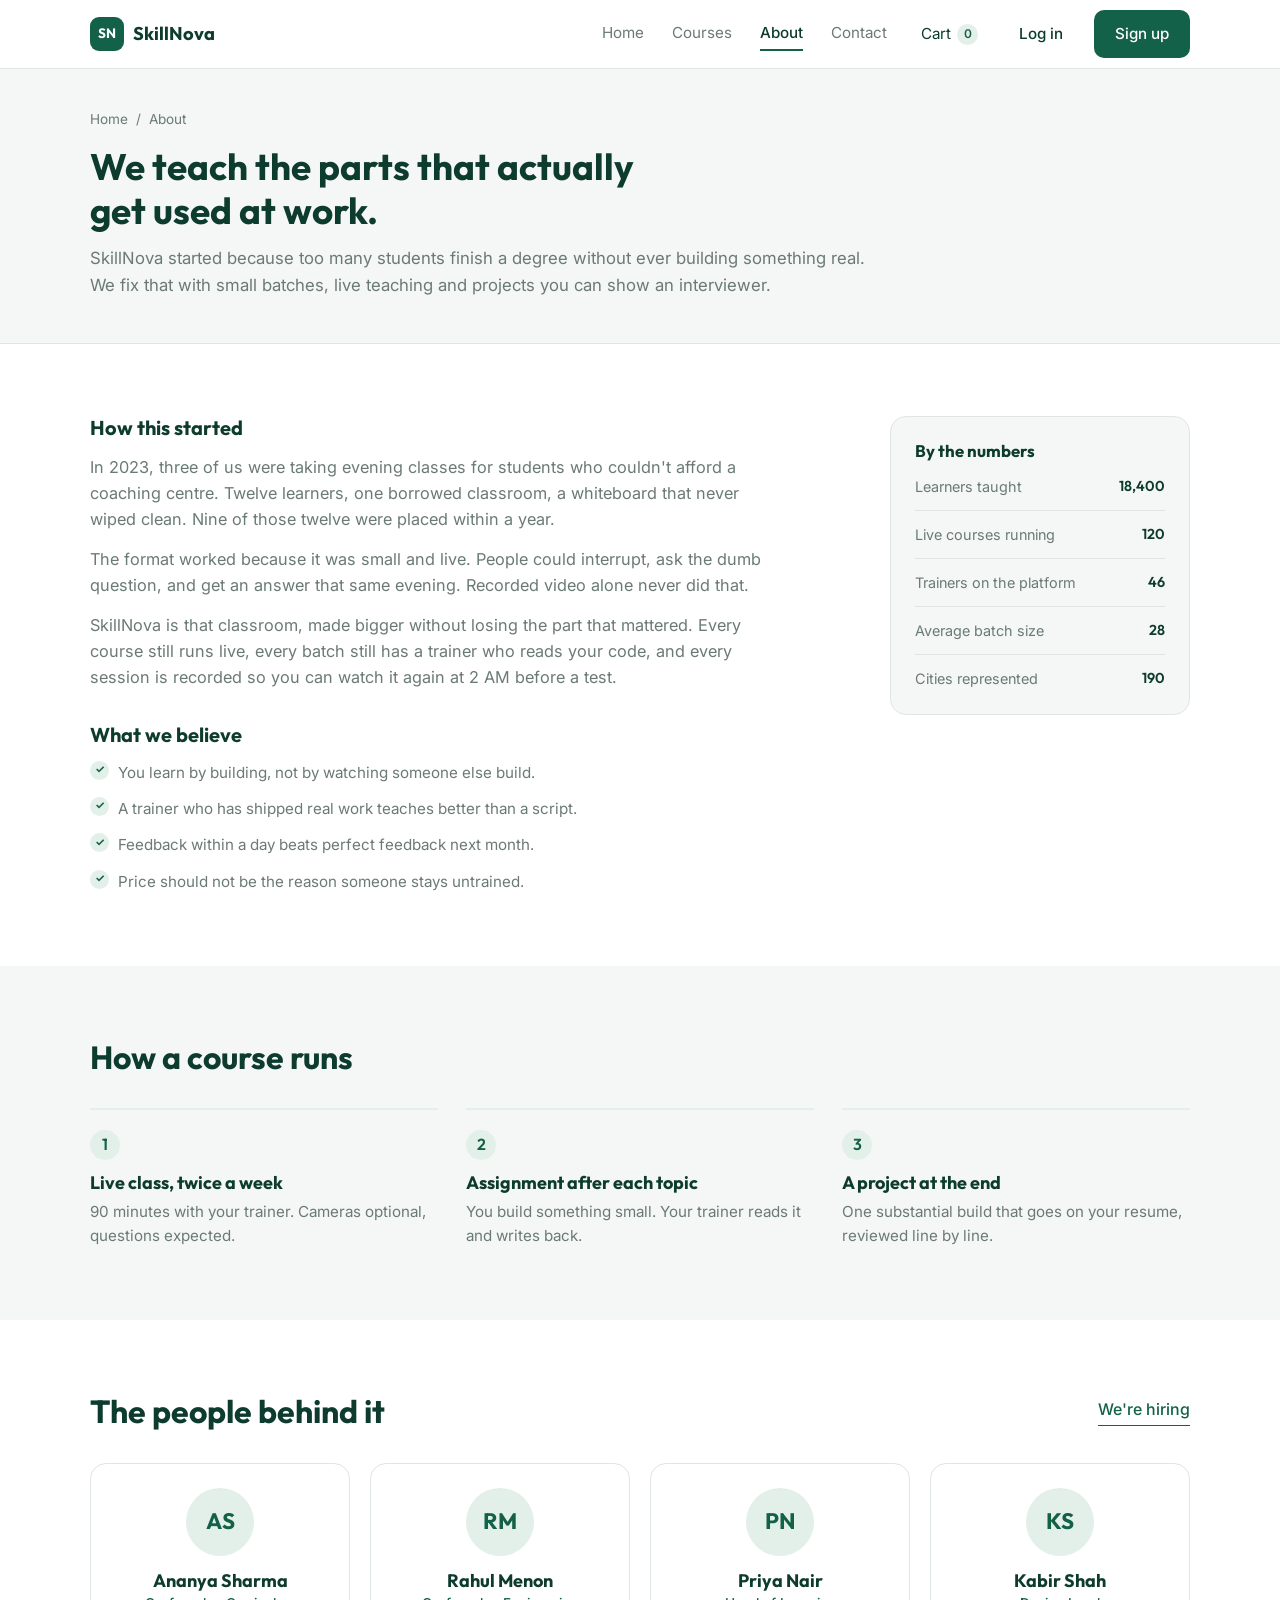
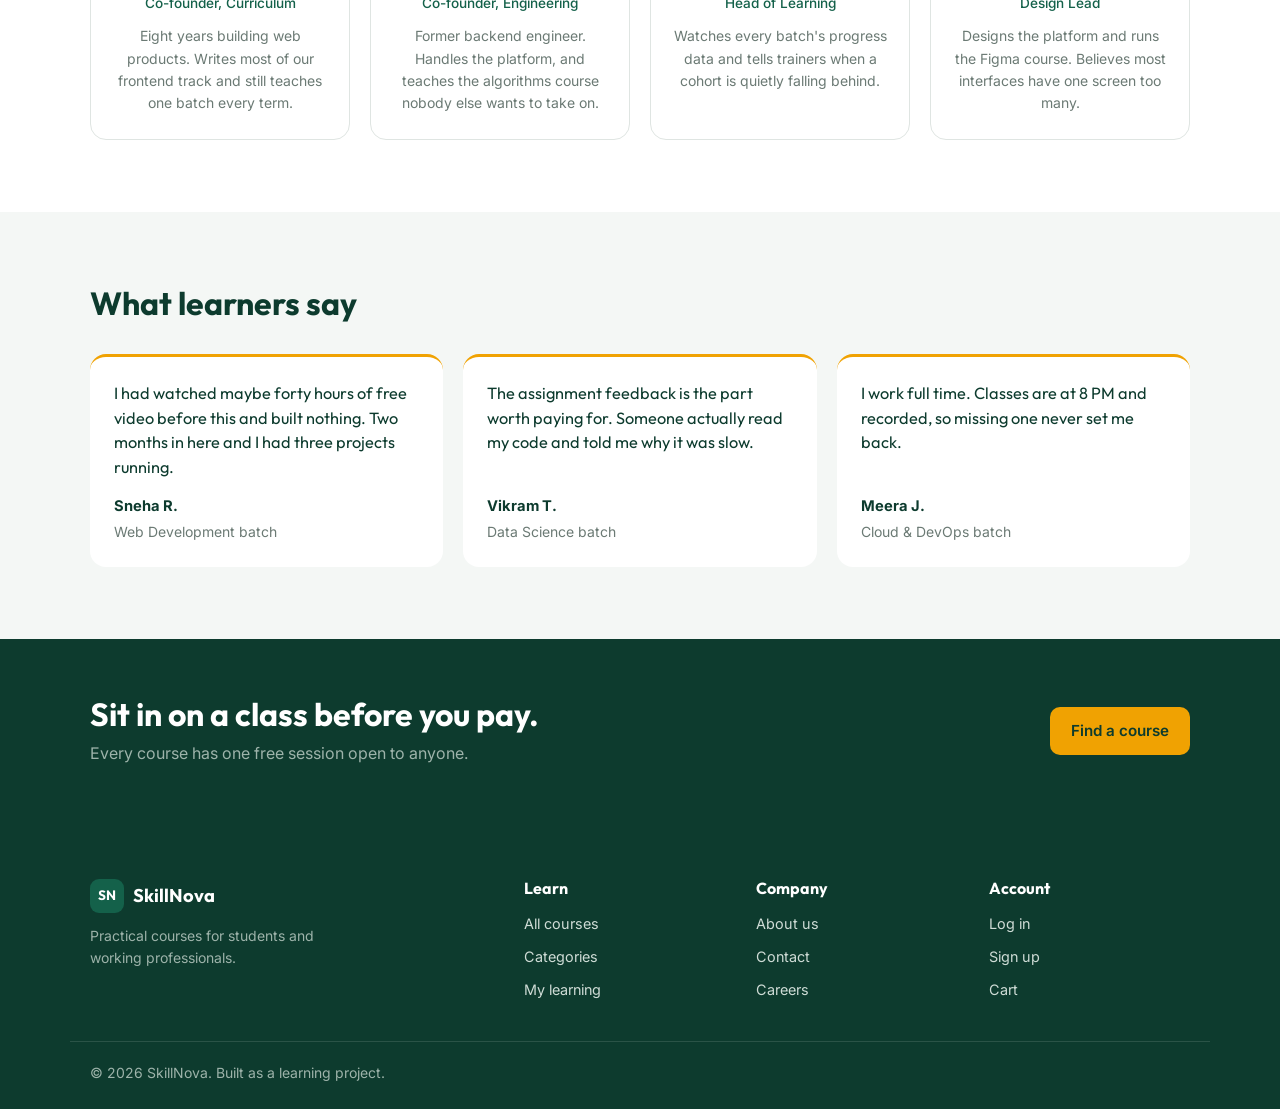
<file: about.html>
<!DOCTYPE html>
<html lang="en">
<head>
  <meta charset="UTF-8" />
  <meta name="viewport" content="width=device-width, initial-scale=1.0" />
  <title>About us — SkillNova</title>

  <link rel="preconnect" href="https://fonts.googleapis.com" />
  <link rel="preconnect" href="https://fonts.gstatic.com" crossorigin />
  <link href="https://fonts.googleapis.com/css2?family=Inter:wght@400;500;600&family=Outfit:wght@500;600;700&display=swap" rel="stylesheet" />

  <link rel="stylesheet" href="style.css" />
</head>

<body data-page="about">

  <!-- ============================================================
       NAVBAR
  ============================================================= -->
  <header class="navbar">
    <div class="container navbar-inner">

      <a href="index.html" class="logo">
        <span class="logo-mark">SN</span>
        <span class="logo-text">SkillNova</span>
      </a>

      <nav class="nav-links" id="navLinks">
        <a href="index.html">Home</a>
        <a href="courses.html">Courses</a>
        <a href="about.html" class="active">About</a>
        <a href="contact.html">Contact</a>
      </nav>

      <div class="nav-actions">
        <a href="cart.html" class="cart-link">
          Cart
          <span class="cart-count" id="cartCount">0</span>
        </a>
        <a href="login.html" class="btn btn-ghost">Log in</a>
        <a href="register.html" class="btn btn-primary">Sign up</a>

        <button class="menu-toggle" id="menuToggle" aria-label="Open menu">
          <span></span><span></span><span></span>
        </button>
      </div>

    </div>
  </header>


  <!-- ============================================================
       PAGE HEADER
  ============================================================= -->
  <section class="page-header">
    <div class="container">
      <p class="breadcrumb">
        <a href="index.html">Home</a>
        <span>/</span>
        <span>About</span>
      </p>
      <h1>We teach the parts that actually get used at work.</h1>
      <p class="page-sub page-sub-wide">
        SkillNova started because too many students finish a degree without ever
        building something real. We fix that with small batches, live teaching
        and projects you can show an interviewer.
      </p>
    </div>
  </section>


  <!-- ============================================================
       THE STORY
  ============================================================= -->
  <main>

    <section class="section">
      <div class="container prose-layout">

        <div class="prose-main">
          <h2 class="panel-title">How this started</h2>
          <p class="panel-text">
            In 2023, three of us were taking evening classes for students who
            couldn't afford a coaching centre. Twelve learners, one borrowed
            classroom, a whiteboard that never wiped clean. Nine of those twelve
            were placed within a year.
          </p>
          <p class="panel-text">
            The format worked because it was small and live. People could
            interrupt, ask the dumb question, and get an answer that same evening.
            Recorded video alone never did that.
          </p>
          <p class="panel-text">
            SkillNova is that classroom, made bigger without losing the part that
            mattered. Every course still runs live, every batch still has a
            trainer who reads your code, and every session is recorded so you can
            watch it again at 2 AM before a test.
          </p>

          <h2 class="panel-title">What we believe</h2>
          <ul class="tick-list">
            <li>You learn by building, not by watching someone else build.</li>
            <li>A trainer who has shipped real work teaches better than a script.</li>
            <li>Feedback within a day beats perfect feedback next month.</li>
            <li>Price should not be the reason someone stays untrained.</li>
          </ul>
        </div>

        <aside class="prose-side">
          <div class="fact-card">
            <h3 class="side-title">By the numbers</h3>
            <dl class="fact-list">
              <div class="fact-row">
                <dt>Learners taught</dt>
                <dd>18,400</dd>
              </div>
              <div class="fact-row">
                <dt>Live courses running</dt>
                <dd>120</dd>
              </div>
              <div class="fact-row">
                <dt>Trainers on the platform</dt>
                <dd>46</dd>
              </div>
              <div class="fact-row">
                <dt>Average batch size</dt>
                <dd>28</dd>
              </div>
              <div class="fact-row">
                <dt>Cities represented</dt>
                <dd>190</dd>
              </div>
            </dl>
          </div>
        </aside>

      </div>
    </section>


    <!-- ============================================================
         HOW WE TEACH
    ============================================================= -->
    <section class="section section-alt">
      <div class="container">
        <h2 class="section-title">How a course runs</h2>

        <ol class="steps">
          <li class="step">
            <span class="step-number">1</span>
            <h3>Live class, twice a week</h3>
            <p>90 minutes with your trainer. Cameras optional, questions expected.</p>
          </li>
          <li class="step">
            <span class="step-number">2</span>
            <h3>Assignment after each topic</h3>
            <p>You build something small. Your trainer reads it and writes back.</p>
          </li>
          <li class="step">
            <span class="step-number">3</span>
            <h3>A project at the end</h3>
            <p>One substantial build that goes on your resume, reviewed line by line.</p>
          </li>
        </ol>
      </div>
    </section>


    <!-- ============================================================
         TEAM
    ============================================================= -->
    <section class="section">
      <div class="container">
        <div class="section-head">
          <h2>The people behind it</h2>
          <a href="#" class="link">We're hiring</a>
        </div>

        <div class="team-grid">

          <article class="team-card">
            <div class="avatar avatar-lg">AS</div>
            <h3>Ananya Sharma</h3>
            <p class="team-role">Co-founder, Curriculum</p>
            <p class="muted small">
              Eight years building web products. Writes most of our frontend track
              and still teaches one batch every term.
            </p>
          </article>

          <article class="team-card">
            <div class="avatar avatar-lg">RM</div>
            <h3>Rahul Menon</h3>
            <p class="team-role">Co-founder, Engineering</p>
            <p class="muted small">
              Former backend engineer. Handles the platform, and teaches the
              algorithms course nobody else wants to take on.
            </p>
          </article>

          <article class="team-card">
            <div class="avatar avatar-lg">PN</div>
            <h3>Priya Nair</h3>
            <p class="team-role">Head of Learning</p>
            <p class="muted small">
              Watches every batch's progress data and tells trainers when a
              cohort is quietly falling behind.
            </p>
          </article>

          <article class="team-card">
            <div class="avatar avatar-lg">KS</div>
            <h3>Kabir Shah</h3>
            <p class="team-role">Design Lead</p>
            <p class="muted small">
              Designs the platform and runs the Figma course. Believes most
              interfaces have one screen too many.
            </p>
          </article>

        </div>
      </div>
    </section>


    <!-- ============================================================
         WHAT LEARNERS SAY
    ============================================================= -->
    <section class="section section-alt">
      <div class="container">
        <h2 class="section-title">What learners say</h2>

        <div class="quote-grid">

          <figure class="quote-card">
            <blockquote>
              I had watched maybe forty hours of free video before this and built
              nothing. Two months in here and I had three projects running.
            </blockquote>
            <figcaption>
              <strong>Sneha R.</strong>
              <span class="muted small">Web Development batch</span>
            </figcaption>
          </figure>

          <figure class="quote-card">
            <blockquote>
              The assignment feedback is the part worth paying for. Someone
              actually read my code and told me why it was slow.
            </blockquote>
            <figcaption>
              <strong>Vikram T.</strong>
              <span class="muted small">Data Science batch</span>
            </figcaption>
          </figure>

          <figure class="quote-card">
            <blockquote>
              I work full time. Classes are at 8 PM and recorded, so missing one
              never set me back.
            </blockquote>
            <figcaption>
              <strong>Meera J.</strong>
              <span class="muted small">Cloud &amp; DevOps batch</span>
            </figcaption>
          </figure>

        </div>
      </div>
    </section>


    <!-- ============================================================
         CALL TO ACTION
    ============================================================= -->
    <section class="cta-band">
      <div class="container cta-inner">
        <div>
          <h2>Sit in on a class before you pay.</h2>
          <p>Every course has one free session open to anyone.</p>
        </div>
        <a href="courses.html" class="btn btn-accent">Find a course</a>
      </div>
    </section>

  </main>


  <!-- ============================================================
       FOOTER
  ============================================================= -->
  <footer class="footer">
    <div class="container footer-inner">

      <div class="footer-brand">
        <a href="index.html" class="logo">
          <span class="logo-mark">SN</span>
          <span class="logo-text">SkillNova</span>
        </a>
        <p class="muted small">Practical courses for students and working professionals.</p>
      </div>

      <div class="footer-col">
        <h4>Learn</h4>
        <a href="courses.html">All courses</a>
        <a href="courses.html">Categories</a>
        <a href="my-courses.html">My learning</a>
      </div>

      <div class="footer-col">
        <h4>Company</h4>
        <a href="about.html">About us</a>
        <a href="contact.html">Contact</a>
        <a href="#">Careers</a>
      </div>

      <div class="footer-col">
        <h4>Account</h4>
        <a href="login.html">Log in</a>
        <a href="register.html">Sign up</a>
        <a href="cart.html">Cart</a>
      </div>

    </div>

    <div class="container footer-bottom">
      <p class="muted small">© <span id="year">2026</span> SkillNova. Built as a learning project.</p>
    </div>
  </footer>

  <script src="script.js"></script>
</body>
</html>
</file>
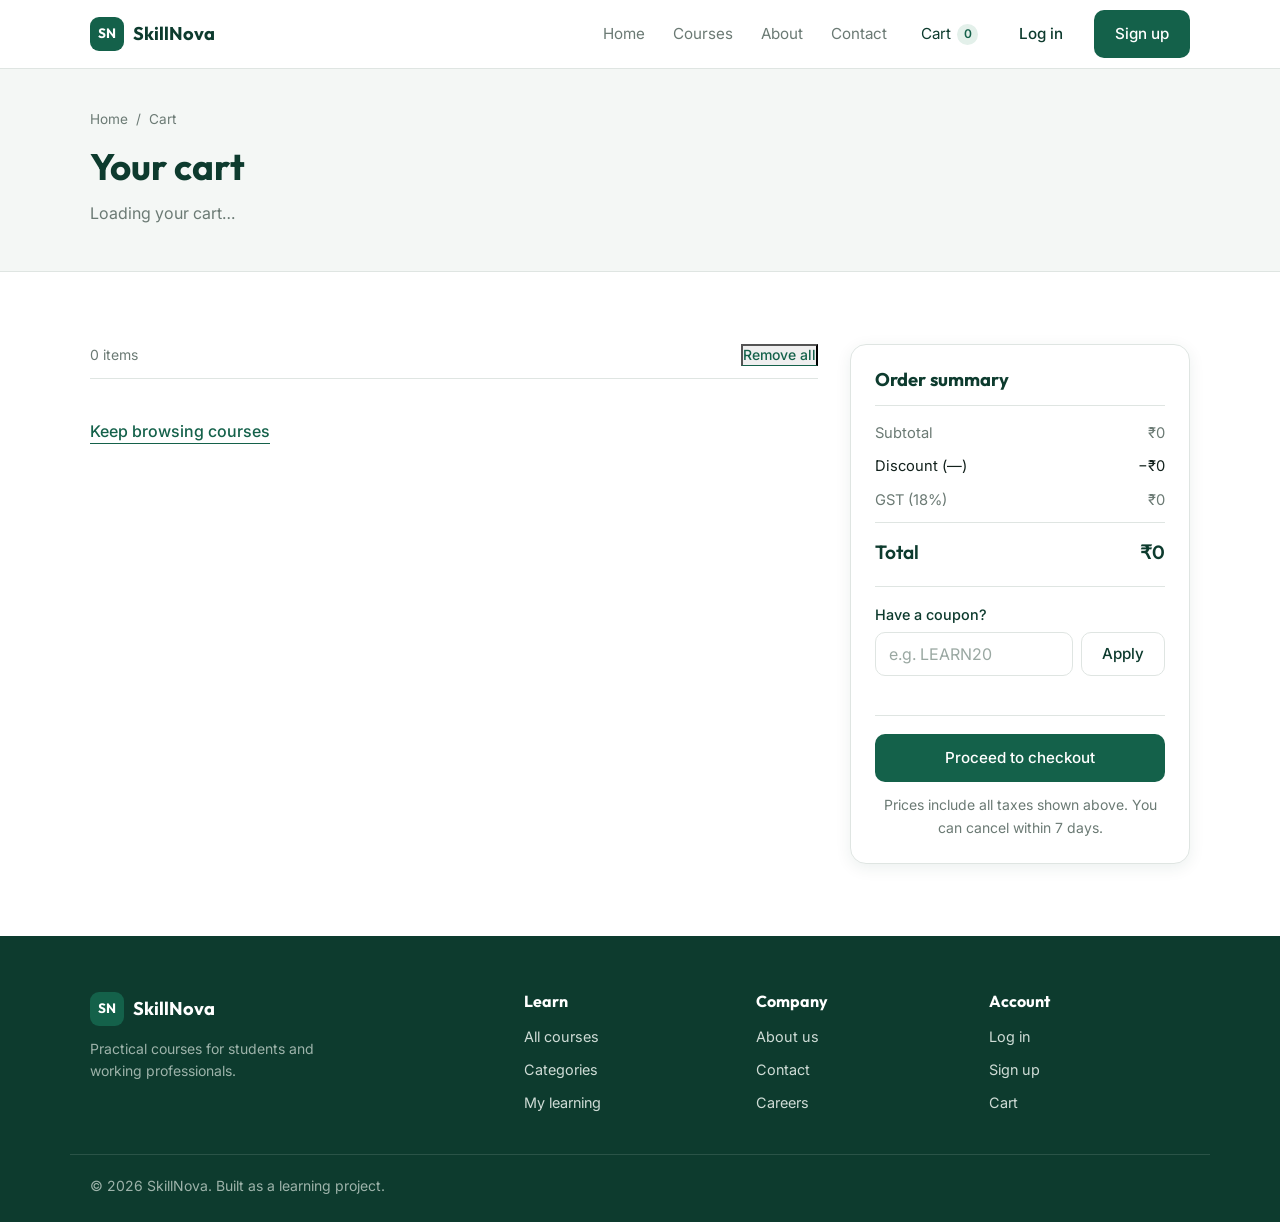
<file: cart.html>
<!DOCTYPE html>
<html lang="en">
<head>
  <meta charset="UTF-8" />
  <meta name="viewport" content="width=device-width, initial-scale=1.0" />
  <title>Your cart — SkillNova</title>

  <link rel="preconnect" href="https://fonts.googleapis.com" />
  <link rel="preconnect" href="https://fonts.gstatic.com" crossorigin />
  <link href="https://fonts.googleapis.com/css2?family=Inter:wght@400;500;600&family=Outfit:wght@500;600;700&display=swap" rel="stylesheet" />

  <link rel="stylesheet" href="style.css" />
</head>

<body data-page="cart">

  <!-- ============================================================
       NAVBAR
  ============================================================= -->
  <header class="navbar">
    <div class="container navbar-inner">

      <a href="index.html" class="logo">
        <span class="logo-mark">SN</span>
        <span class="logo-text">SkillNova</span>
      </a>

      <nav class="nav-links" id="navLinks">
        <a href="index.html">Home</a>
        <a href="courses.html">Courses</a>
        <a href="about.html">About</a>
        <a href="contact.html">Contact</a>
      </nav>

      <div class="nav-actions">
        <a href="cart.html" class="cart-link">
          Cart
          <span class="cart-count" id="cartCount">0</span>
        </a>
        <a href="login.html" class="btn btn-ghost">Log in</a>
        <a href="register.html" class="btn btn-primary">Sign up</a>

        <button class="menu-toggle" id="menuToggle" aria-label="Open menu">
          <span></span><span></span><span></span>
        </button>
      </div>

    </div>
  </header>


  <!-- ============================================================
       PAGE HEADER
  ============================================================= -->
  <section class="page-header">
    <div class="container">
      <p class="breadcrumb">
        <a href="index.html">Home</a>
        <span>/</span>
        <span>Cart</span>
      </p>
      <h1>Your cart</h1>
      <!-- JS writes "3 courses in your cart" here -->
      <p class="page-sub" id="cartSummaryLine">Loading your cart…</p>
    </div>
  </section>


  <!-- ============================================================
       CART
  ============================================================= -->
  <main class="section">
    <div class="container">

      <!-- Shown by JS when the cart has at least one course -->
      <div class="cart-layout" id="cartLayout" hidden>

        <!-- ---------- LEFT: ITEM LIST ---------- -->
        <div class="cart-main">

          <div class="cart-toolbar">
            <span class="muted small" id="cartItemCount">0 items</span>
            <button type="button" class="link small" id="clearCartBtn">Remove all</button>
          </div>

          <!-- JS builds one .cart-item per course inside this div -->
          <div class="cart-list" id="cartList"></div>

          <a href="courses.html" class="link">Keep browsing courses</a>
        </div>

        <!-- ---------- RIGHT: PRICE SUMMARY ---------- -->
        <aside class="summary-card">
          <h2 class="summary-title">Order summary</h2>

          <div class="summary-row">
            <span>Subtotal</span>
            <span id="summarySubtotal">₹0</span>
          </div>

          <!-- Hidden until a coupon is applied -->
          <div class="summary-row summary-row-discount" id="discountRow" hidden>
            <span>Discount (<span id="appliedCouponName">—</span>)</span>
            <span id="summaryDiscount">−₹0</span>
          </div>

          <div class="summary-row">
            <span>GST (18%)</span>
            <span id="summaryTax">₹0</span>
          </div>

          <div class="summary-row summary-total">
            <span>Total</span>
            <span id="summaryTotal">₹0</span>
          </div>

          <!-- ----- Coupon box ----- -->
          <div class="coupon-box">
            <label class="form-label" for="couponInput">Have a coupon?</label>
            <div class="coupon-row">
              <input type="text" id="couponInput" class="form-input" placeholder="e.g. LEARN20" />
              <button type="button" class="btn btn-outline" id="applyCouponBtn">Apply</button>
            </div>
            <p class="form-error" id="couponError"></p>
            <p class="coupon-success" id="couponSuccess" hidden></p>
            <button type="button" class="link small" id="removeCouponBtn" hidden>Remove coupon</button>
          </div>

          <a href="checkout.html" class="btn btn-primary btn-block" id="checkoutBtn">
            Proceed to checkout
          </a>

          <p class="muted small summary-note">
            Prices include all taxes shown above. You can cancel within 7 days.
          </p>
        </aside>

      </div>


      <!-- Shown by JS when the cart is empty -->
      <div class="empty-state empty-state-lg" id="cartEmpty" hidden>
        <h3>Your cart is empty</h3>
        <p class="muted">Courses you add will show up here, saved on this device.</p>
        <a href="courses.html" class="btn btn-primary">Browse courses</a>
      </div>

    </div>
  </main>


  <!-- ============================================================
       SAVED FOR LATER
  ============================================================= -->
  <section class="section section-alt" id="wishlistSection" hidden>
    <div class="container">
      <div class="section-head">
        <h2>Saved for later</h2>
        <span class="muted small" id="wishlistCount">0 courses</span>
      </div>

      <!-- JS builds course cards inside this div -->
      <div class="course-grid course-grid-4" id="wishlistGrid"></div>
    </div>
  </section>


  <!-- ============================================================
       FOOTER
  ============================================================= -->
  <footer class="footer">
    <div class="container footer-inner">

      <div class="footer-brand">
        <a href="index.html" class="logo">
          <span class="logo-mark">SN</span>
          <span class="logo-text">SkillNova</span>
        </a>
        <p class="muted small">Practical courses for students and working professionals.</p>
      </div>

      <div class="footer-col">
        <h4>Learn</h4>
        <a href="courses.html">All courses</a>
        <a href="courses.html">Categories</a>
        <a href="my-courses.html">My learning</a>
      </div>

      <div class="footer-col">
        <h4>Company</h4>
        <a href="about.html">About us</a>
        <a href="contact.html">Contact</a>
        <a href="#">Careers</a>
      </div>

      <div class="footer-col">
        <h4>Account</h4>
        <a href="login.html">Log in</a>
        <a href="register.html">Sign up</a>
        <a href="cart.html">Cart</a>
      </div>

    </div>

    <div class="container footer-bottom">
      <p class="muted small">© <span id="year">2026</span> SkillNova. Built as a learning project.</p>
    </div>
  </footer>

  <script src="script.js"></script>
</body>
</html>
</file>
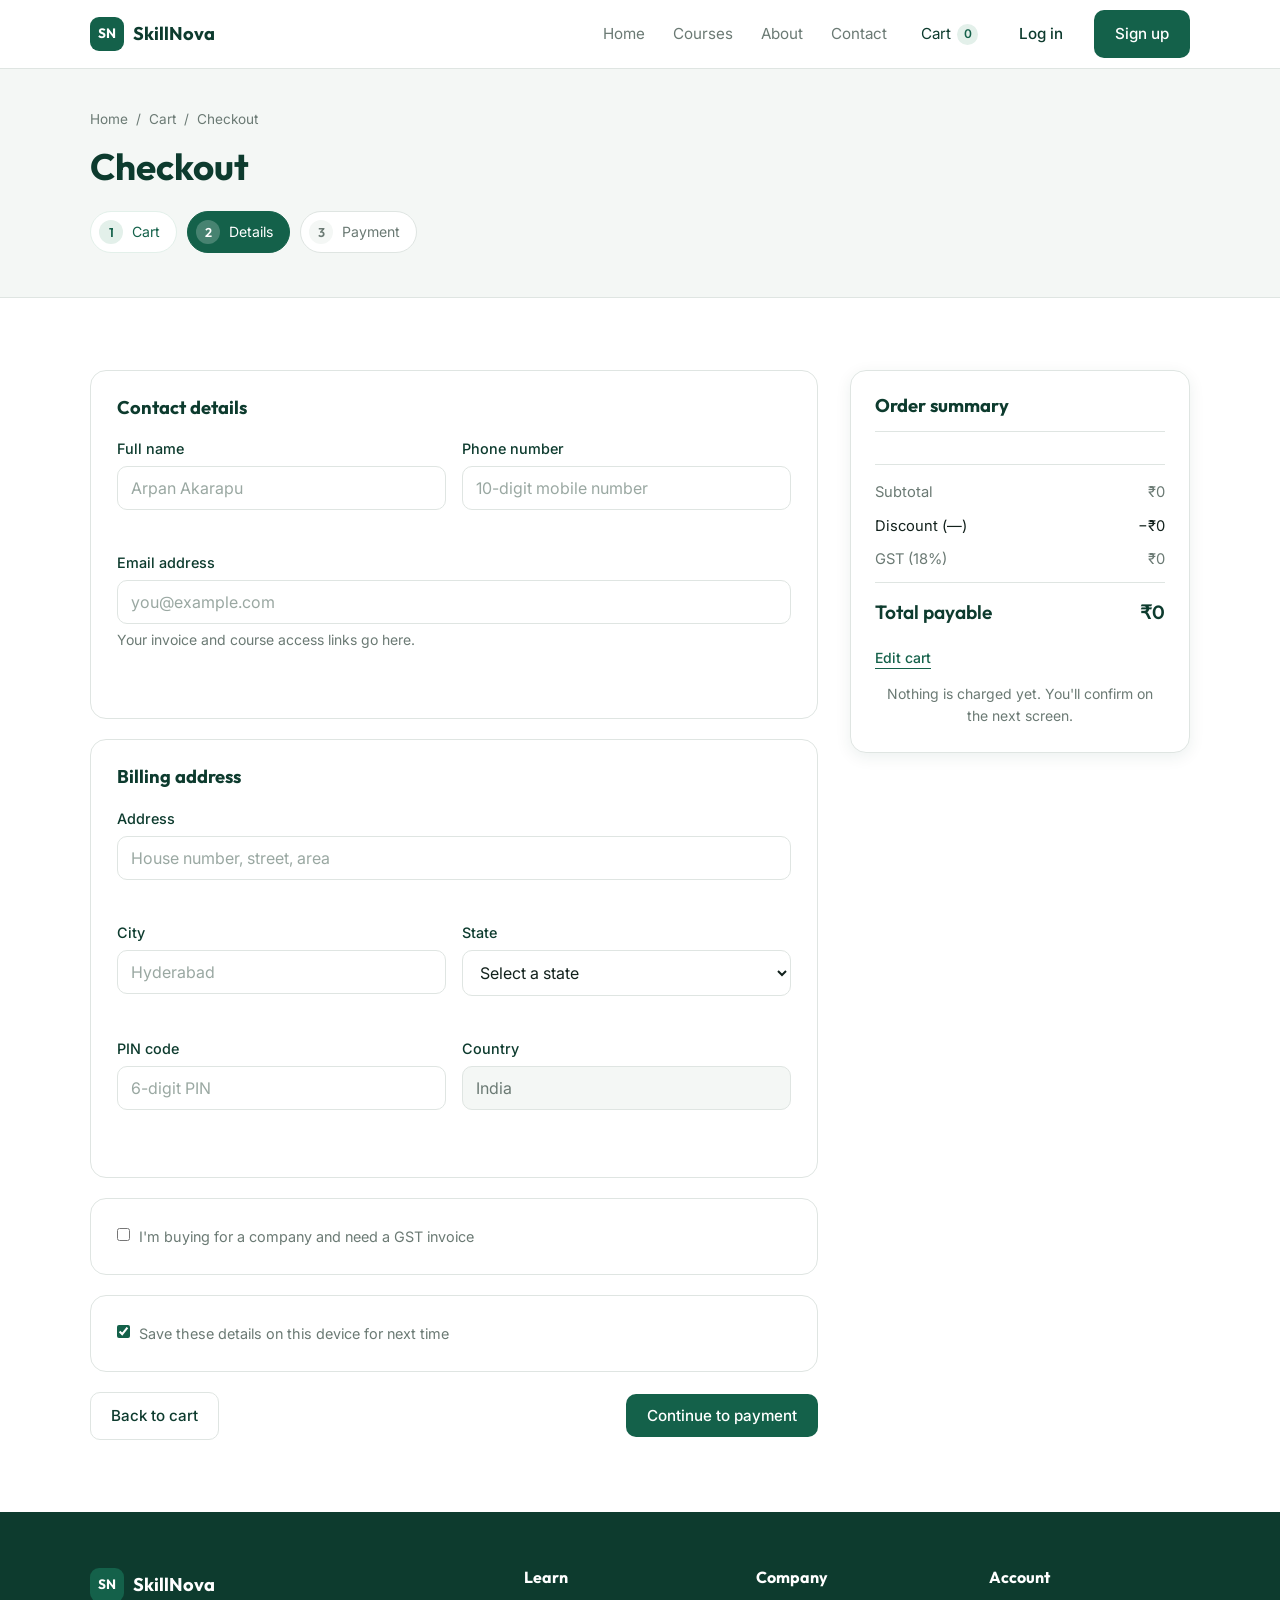
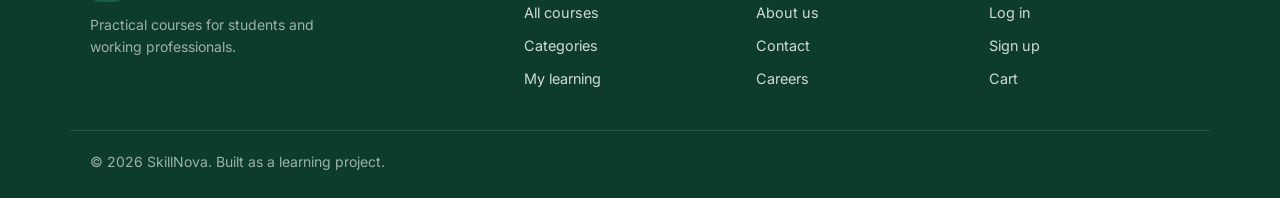
<file: checkout.html>
<!DOCTYPE html>
<html lang="en">
<head>
  <meta charset="UTF-8" />
  <meta name="viewport" content="width=device-width, initial-scale=1.0" />
  <title>Checkout — SkillNova</title>

  <link rel="preconnect" href="https://fonts.googleapis.com" />
  <link rel="preconnect" href="https://fonts.gstatic.com" crossorigin />
  <link href="https://fonts.googleapis.com/css2?family=Inter:wght@400;500;600&family=Outfit:wght@500;600;700&display=swap" rel="stylesheet" />

  <link rel="stylesheet" href="style.css" />
</head>

<body data-page="checkout">

  <!-- ============================================================
       NAVBAR
  ============================================================= -->
  <header class="navbar">
    <div class="container navbar-inner">

      <a href="index.html" class="logo">
        <span class="logo-mark">SN</span>
        <span class="logo-text">SkillNova</span>
      </a>

      <nav class="nav-links" id="navLinks">
        <a href="index.html">Home</a>
        <a href="courses.html">Courses</a>
        <a href="about.html">About</a>
        <a href="contact.html">Contact</a>
      </nav>

      <div class="nav-actions">
        <a href="cart.html" class="cart-link">
          Cart
          <span class="cart-count" id="cartCount">0</span>
        </a>
        <a href="login.html" class="btn btn-ghost">Log in</a>
        <a href="register.html" class="btn btn-primary">Sign up</a>

        <button class="menu-toggle" id="menuToggle" aria-label="Open menu">
          <span></span><span></span><span></span>
        </button>
      </div>

    </div>
  </header>


  <!-- ============================================================
       PAGE HEADER + PROGRESS STEPS
  ============================================================= -->
  <section class="page-header">
    <div class="container">
      <p class="breadcrumb">
        <a href="index.html">Home</a>
        <span>/</span>
        <a href="cart.html">Cart</a>
        <span>/</span>
        <span>Checkout</span>
      </p>
      <h1>Checkout</h1>

      <!-- Three-step tracker, reused on payment.html and success.html -->
      <ol class="checkout-steps">
        <li class="checkout-step done">
          <span class="checkout-step-number">1</span>
          <span>Cart</span>
        </li>
        <li class="checkout-step current">
          <span class="checkout-step-number">2</span>
          <span>Details</span>
        </li>
        <li class="checkout-step">
          <span class="checkout-step-number">3</span>
          <span>Payment</span>
        </li>
      </ol>
    </div>
  </section>


  <!-- ============================================================
       CHECKOUT
  ============================================================= -->
  <main class="section">
    <div class="container">

      <div class="cart-layout" id="checkoutLayout">

        <!-- ---------- LEFT: BILLING FORM ---------- -->
        <div class="cart-main">

          <div class="alert" id="formAlert" hidden></div>

          <form id="checkoutForm" novalidate>

            <!-- ----- Who is buying ----- -->
            <section class="form-card">
              <h2 class="form-card-title">Contact details</h2>

              <div class="form-row">
                <div class="form-group">
                  <label class="form-label" for="fullName">Full name</label>
                  <input type="text" id="fullName" class="form-input" placeholder="Arpan Akarapu" />
                  <p class="form-error" id="fullNameError"></p>
                </div>

                <div class="form-group">
                  <label class="form-label" for="phone">Phone number</label>
                  <input type="tel" id="phone" class="form-input" placeholder="10-digit mobile number" />
                  <p class="form-error" id="phoneError"></p>
                </div>
              </div>

              <div class="form-group">
                <label class="form-label" for="email">Email address</label>
                <input type="email" id="email" class="form-input" placeholder="you@example.com" />
                <p class="form-hint muted small">Your invoice and course access links go here.</p>
                <p class="form-error" id="emailError"></p>
              </div>
            </section>

            <!-- ----- Billing address ----- -->
            <section class="form-card">
              <h2 class="form-card-title">Billing address</h2>

              <div class="form-group">
                <label class="form-label" for="address">Address</label>
                <input type="text" id="address" class="form-input" placeholder="House number, street, area" />
                <p class="form-error" id="addressError"></p>
              </div>

              <div class="form-row">
                <div class="form-group">
                  <label class="form-label" for="city">City</label>
                  <input type="text" id="city" class="form-input" placeholder="Hyderabad" />
                  <p class="form-error" id="cityError"></p>
                </div>

                <div class="form-group">
                  <label class="form-label" for="state">State</label>
                  <select id="state" class="form-select form-select-block">
                    <option value="">Select a state</option>
                    <option>Andhra Pradesh</option>
                    <option>Delhi</option>
                    <option>Gujarat</option>
                    <option>Karnataka</option>
                    <option>Kerala</option>
                    <option>Maharashtra</option>
                    <option>Tamil Nadu</option>
                    <option>Telangana</option>
                    <option>Uttar Pradesh</option>
                    <option>West Bengal</option>
                    <option>Other</option>
                  </select>
                  <p class="form-error" id="stateError"></p>
                </div>
              </div>

              <div class="form-row">
                <div class="form-group">
                  <label class="form-label" for="pincode">PIN code</label>
                  <input type="text" id="pincode" class="form-input" placeholder="6-digit PIN" />
                  <p class="form-error" id="pincodeError"></p>
                </div>

                <div class="form-group">
                  <label class="form-label" for="country">Country</label>
                  <input type="text" id="country" class="form-input" value="India" readonly />
                </div>
              </div>
            </section>

            <!-- ----- Optional GST details ----- -->
            <section class="form-card">
              <label class="checkbox-row">
                <input type="checkbox" id="gstToggle" />
                <span>I'm buying for a company and need a GST invoice</span>
              </label>

              <!-- Revealed by JS when the checkbox above is ticked -->
              <div class="reveal-block" id="gstBlock" hidden>
                <div class="form-row">
                  <div class="form-group">
                    <label class="form-label" for="companyName">Company name</label>
                    <input type="text" id="companyName" class="form-input" placeholder="Company Pvt Ltd" />
                    <p class="form-error" id="companyNameError"></p>
                  </div>

                  <div class="form-group">
                    <label class="form-label" for="gstNumber">GSTIN</label>
                    <input type="text" id="gstNumber" class="form-input" placeholder="15-character GSTIN" />
                    <p class="form-error" id="gstNumberError"></p>
                  </div>
                </div>
              </div>
            </section>

            <!-- ----- Save details for next time ----- -->
            <section class="form-card">
              <label class="checkbox-row">
                <input type="checkbox" id="saveDetails" checked />
                <span>Save these details on this device for next time</span>
              </label>
            </section>

            <div class="form-actions">
              <a href="cart.html" class="btn btn-outline">Back to cart</a>
              <button type="submit" class="btn btn-primary">Continue to payment</button>
            </div>

          </form>
        </div>

        <!-- ---------- RIGHT: ORDER SUMMARY ---------- -->
        <aside class="summary-card">
          <h2 class="summary-title">Order summary</h2>

          <!-- JS builds one .summary-item per course inside this div -->
          <div class="summary-items" id="summaryItems"></div>

          <div class="summary-row">
            <span>Subtotal</span>
            <span id="summarySubtotal">₹0</span>
          </div>

          <div class="summary-row summary-row-discount" id="discountRow" hidden>
            <span>Discount (<span id="appliedCouponName">—</span>)</span>
            <span id="summaryDiscount">−₹0</span>
          </div>

          <div class="summary-row">
            <span>GST (18%)</span>
            <span id="summaryTax">₹0</span>
          </div>

          <div class="summary-row summary-total">
            <span>Total payable</span>
            <span id="summaryTotal">₹0</span>
          </div>

          <a href="cart.html" class="link small">Edit cart</a>

          <p class="muted small summary-note">
            Nothing is charged yet. You'll confirm on the next screen.
          </p>
        </aside>

      </div>

      <!-- Shown by JS if someone opens this page with an empty cart -->
      <div class="empty-state empty-state-lg" id="checkoutEmpty" hidden>
        <h3>There's nothing to check out</h3>
        <p class="muted">Add a course to your cart first.</p>
        <a href="courses.html" class="btn btn-primary">Browse courses</a>
      </div>

    </div>
  </main>


  <!-- ============================================================
       FOOTER
  ============================================================= -->
  <footer class="footer">
    <div class="container footer-inner">

      <div class="footer-brand">
        <a href="index.html" class="logo">
          <span class="logo-mark">SN</span>
          <span class="logo-text">SkillNova</span>
        </a>
        <p class="muted small">Practical courses for students and working professionals.</p>
      </div>

      <div class="footer-col">
        <h4>Learn</h4>
        <a href="courses.html">All courses</a>
        <a href="courses.html">Categories</a>
        <a href="my-courses.html">My learning</a>
      </div>

      <div class="footer-col">
        <h4>Company</h4>
        <a href="about.html">About us</a>
        <a href="contact.html">Contact</a>
        <a href="#">Careers</a>
      </div>

      <div class="footer-col">
        <h4>Account</h4>
        <a href="login.html">Log in</a>
        <a href="register.html">Sign up</a>
        <a href="cart.html">Cart</a>
      </div>

    </div>

    <div class="container footer-bottom">
      <p class="muted small">© <span id="year">2026</span> SkillNova. Built as a learning project.</p>
    </div>
  </footer>

  <script src="script.js"></script>
</body>
</html>
</file>
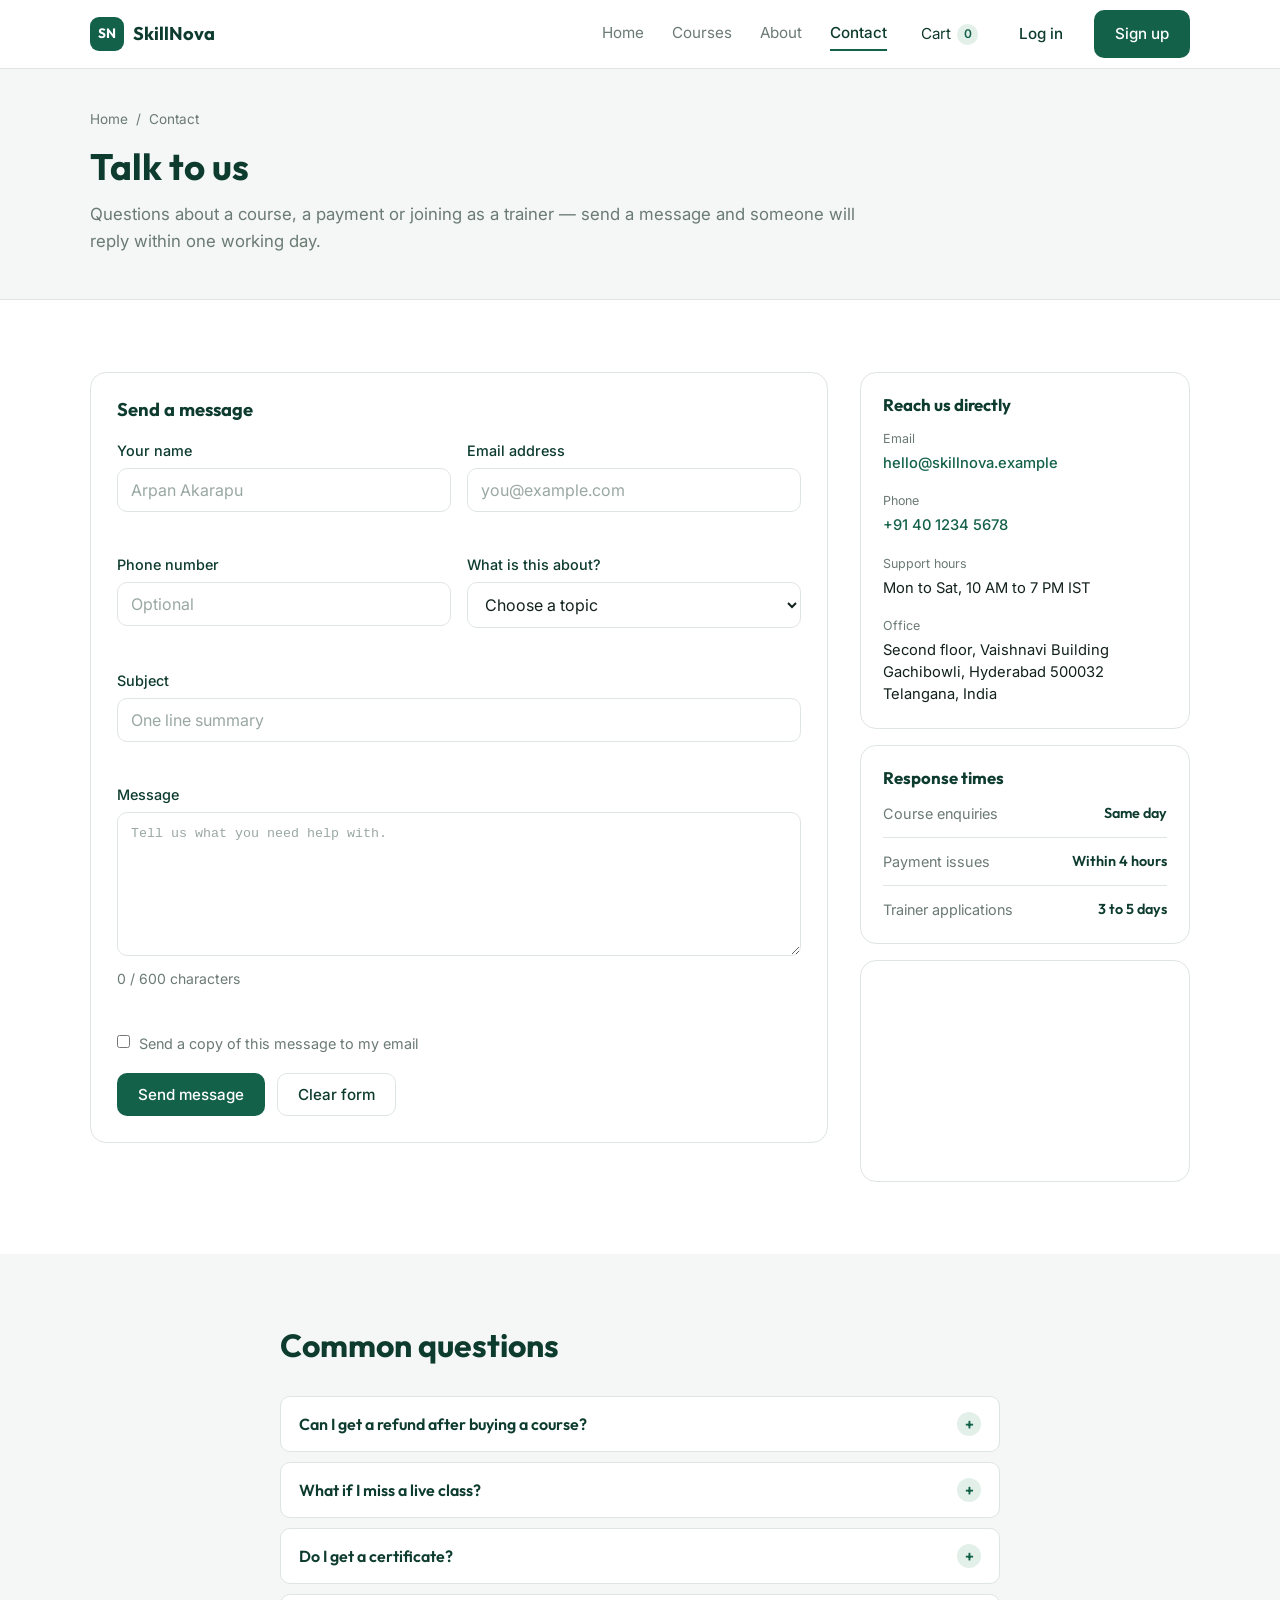
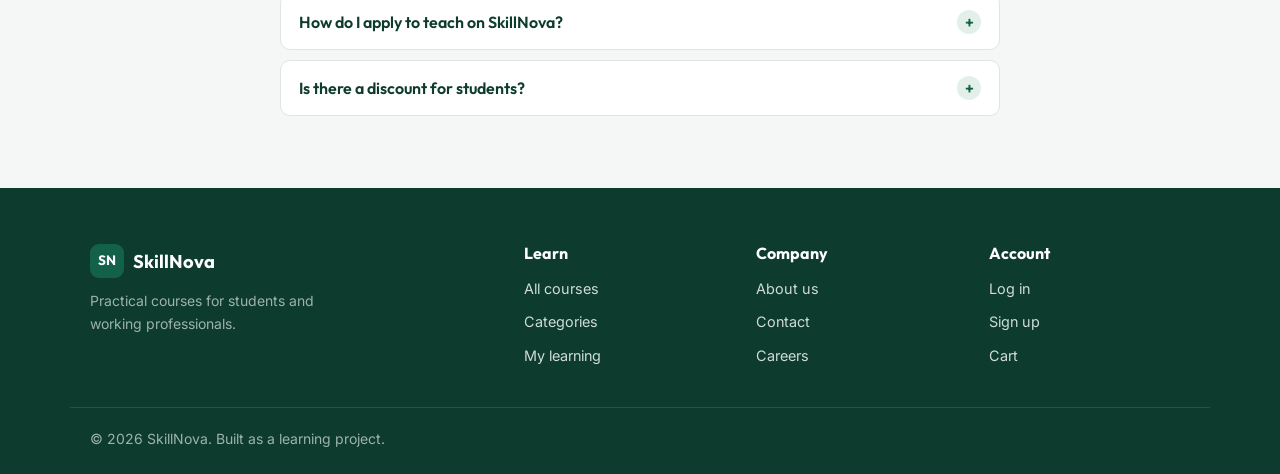
<file: contact.html>
<!DOCTYPE html>
<html lang="en">
<head>
  <meta charset="UTF-8" />
  <meta name="viewport" content="width=device-width, initial-scale=1.0" />
  <title>Contact us — SkillNova</title>

  <link rel="preconnect" href="https://fonts.googleapis.com" />
  <link rel="preconnect" href="https://fonts.gstatic.com" crossorigin />
  <link href="https://fonts.googleapis.com/css2?family=Inter:wght@400;500;600&family=Outfit:wght@500;600;700&display=swap" rel="stylesheet" />

  <link rel="stylesheet" href="style.css" />
</head>

<body data-page="contact">

  <!-- ============================================================
       NAVBAR
  ============================================================= -->
  <header class="navbar">
    <div class="container navbar-inner">

      <a href="index.html" class="logo">
        <span class="logo-mark">SN</span>
        <span class="logo-text">SkillNova</span>
      </a>

      <nav class="nav-links" id="navLinks">
        <a href="index.html">Home</a>
        <a href="courses.html">Courses</a>
        <a href="about.html">About</a>
        <a href="contact.html" class="active">Contact</a>
      </nav>

      <div class="nav-actions">
        <a href="cart.html" class="cart-link">
          Cart
          <span class="cart-count" id="cartCount">0</span>
        </a>
        <a href="login.html" class="btn btn-ghost">Log in</a>
        <a href="register.html" class="btn btn-primary">Sign up</a>

        <button class="menu-toggle" id="menuToggle" aria-label="Open menu">
          <span></span><span></span><span></span>
        </button>
      </div>

    </div>
  </header>


  <!-- ============================================================
       PAGE HEADER
  ============================================================= -->
  <section class="page-header">
    <div class="container">
      <p class="breadcrumb">
        <a href="index.html">Home</a>
        <span>/</span>
        <span>Contact</span>
      </p>
      <h1>Talk to us</h1>
      <p class="page-sub page-sub-wide">
        Questions about a course, a payment or joining as a trainer — send a
        message and someone will reply within one working day.
      </p>
    </div>
  </section>


  <!-- ============================================================
       CONTACT FORM + DETAILS
  ============================================================= -->
  <main class="section">
    <div class="container contact-layout">

      <!-- ---------- LEFT: THE FORM ---------- -->
      <div class="contact-main">
        <div class="form-card">
          <h2 class="form-card-title">Send a message</h2>

          <div class="alert" id="formAlert" hidden></div>

          <form id="contactForm" novalidate>

            <div class="form-row">
              <div class="form-group">
                <label class="form-label" for="fullName">Your name</label>
                <input type="text" id="fullName" class="form-input" placeholder="Arpan Akarapu" />
                <p class="form-error" id="fullNameError"></p>
              </div>

              <div class="form-group">
                <label class="form-label" for="email">Email address</label>
                <input type="email" id="email" class="form-input" placeholder="you@example.com" />
                <p class="form-error" id="emailError"></p>
              </div>
            </div>

            <div class="form-row">
              <div class="form-group">
                <label class="form-label" for="phone">Phone number</label>
                <input type="tel" id="phone" class="form-input" placeholder="Optional" />
                <p class="form-error" id="phoneError"></p>
              </div>

              <div class="form-group">
                <label class="form-label" for="topic">What is this about?</label>
                <select id="topic" class="form-select form-select-block">
                  <option value="">Choose a topic</option>
                  <option>Course enquiry</option>
                  <option>Payment or refund</option>
                  <option>Technical problem</option>
                  <option>Becoming a trainer</option>
                  <option>Corporate training</option>
                  <option>Something else</option>
                </select>
                <p class="form-error" id="topicError"></p>
              </div>
            </div>

            <div class="form-group">
              <label class="form-label" for="subject">Subject</label>
              <input type="text" id="subject" class="form-input"
                     placeholder="One line summary" />
              <p class="form-error" id="subjectError"></p>
            </div>

            <div class="form-group">
              <label class="form-label" for="message">Message</label>
              <textarea id="message" class="form-input form-textarea" rows="6"
                        placeholder="Tell us what you need help with."></textarea>
              <p class="form-hint muted small">
                <span id="messageCount">0</span> / 600 characters
              </p>
              <p class="form-error" id="messageError"></p>
            </div>

            <div class="form-group">
              <label class="checkbox-row">
                <input type="checkbox" id="copyMe" />
                <span>Send a copy of this message to my email</span>
              </label>
            </div>

            <div class="form-actions form-actions-left">
              <button type="submit" class="btn btn-primary">Send message</button>
              <button type="button" class="btn btn-outline" id="resetContactBtn">Clear form</button>
            </div>

          </form>
        </div>
      </div>


      <!-- ---------- RIGHT: HOW ELSE TO REACH US ---------- -->
      <aside class="contact-side">

        <div class="contact-card">
          <h3 class="side-title">Reach us directly</h3>

          <ul class="contact-list">
            <li class="contact-item">
              <span class="contact-label">Email</span>
              <a href="mailto:hello@skillnova.example">hello@skillnova.example</a>
            </li>
            <li class="contact-item">
              <span class="contact-label">Phone</span>
              <a href="tel:+914012345678">+91 40 1234 5678</a>
            </li>
            <li class="contact-item">
              <span class="contact-label">Support hours</span>
              <span>Mon to Sat, 10 AM to 7 PM IST</span>
            </li>
            <li class="contact-item">
              <span class="contact-label">Office</span>
              <address class="contact-address">
                Second floor, Vaishnavi Building<br />
                Gachibowli, Hyderabad 500032<br />
                Telangana, India
              </address>
            </li>
          </ul>
        </div>

        <div class="contact-card">
          <h3 class="side-title">Response times</h3>
          <dl class="fact-list">
            <div class="fact-row">
              <dt>Course enquiries</dt>
              <dd>Same day</dd>
            </div>
            <div class="fact-row">
              <dt>Payment issues</dt>
              <dd>Within 4 hours</dd>
            </div>
            <div class="fact-row">
              <dt>Trainer applications</dt>
              <dd>3 to 5 days</dd>
            </div>
          </dl>
        </div>

        <!-- The map is an iframe from Google Maps, no API key needed -->
        <div class="map-embed">
          <iframe
            title="Our office location in Gachibowli, Hyderabad"
            src="https://maps.google.com/maps?q=Gachibowli,Hyderabad&output=embed"
            loading="lazy"
            referrerpolicy="no-referrer-when-downgrade">
          </iframe>
        </div>

      </aside>

    </div>
  </main>


  <!-- ============================================================
       FAQ
  ============================================================= -->
  <section class="section section-alt">
    <div class="container faq-container">
      <h2 class="section-title">Common questions</h2>

      <!-- Each question opens and closes on click, handled in JS -->
      <div class="accordion" id="faqAccordion">

        <div class="accordion-item">
          <button type="button" class="accordion-head" data-accordion>
            <span>Can I get a refund after buying a course?</span>
            <span class="accordion-icon">+</span>
          </button>
          <div class="accordion-body">
            <p>
              Yes, within seven days of purchase, as long as you haven't
              downloaded the full course notes. Write to us with your order ID
              and the amount goes back to the source account in five working days.
            </p>
          </div>
        </div>

        <div class="accordion-item">
          <button type="button" class="accordion-head" data-accordion>
            <span>What if I miss a live class?</span>
            <span class="accordion-icon">+</span>
          </button>
          <div class="accordion-body">
            <p>
              Every session is recorded and uploaded the same evening. You keep
              access to recordings for as long as your account exists, so you can
              rewatch before a test or an interview.
            </p>
          </div>
        </div>

        <div class="accordion-item">
          <button type="button" class="accordion-head" data-accordion>
            <span>Do I get a certificate?</span>
            <span class="accordion-icon">+</span>
          </button>
          <div class="accordion-body">
            <p>
              You get one after finishing all lessons and submitting the final
              project. It carries a verification code that an employer can check
              on our site.
            </p>
          </div>
        </div>

        <div class="accordion-item">
          <button type="button" class="accordion-head" data-accordion>
            <span>How do I apply to teach on SkillNova?</span>
            <span class="accordion-icon">+</span>
          </button>
          <div class="accordion-body">
            <p>
              Pick "Becoming a trainer" in the form above and tell us what you'd
              teach and where you've worked. We reply within a week and set up a
              short sample class.
            </p>
          </div>
        </div>

        <div class="accordion-item">
          <button type="button" class="accordion-head" data-accordion>
            <span>Is there a discount for students?</span>
            <span class="accordion-icon">+</span>
          </button>
          <div class="accordion-body">
            <p>
              Yes. Send us a photo of your college ID and we'll issue a coupon
              code worth 20% off any single course.
            </p>
          </div>
        </div>

      </div>
    </div>
  </section>


  <!-- ============================================================
       FOOTER
  ============================================================= -->
  <footer class="footer">
    <div class="container footer-inner">

      <div class="footer-brand">
        <a href="index.html" class="logo">
          <span class="logo-mark">SN</span>
          <span class="logo-text">SkillNova</span>
        </a>
        <p class="muted small">Practical courses for students and working professionals.</p>
      </div>

      <div class="footer-col">
        <h4>Learn</h4>
        <a href="courses.html">All courses</a>
        <a href="courses.html">Categories</a>
        <a href="my-courses.html">My learning</a>
      </div>

      <div class="footer-col">
        <h4>Company</h4>
        <a href="about.html">About us</a>
        <a href="contact.html">Contact</a>
        <a href="#">Careers</a>
      </div>

      <div class="footer-col">
        <h4>Account</h4>
        <a href="login.html">Log in</a>
        <a href="register.html">Sign up</a>
        <a href="cart.html">Cart</a>
      </div>

    </div>

    <div class="container footer-bottom">
      <p class="muted small">© <span id="year">2026</span> SkillNova. Built as a learning project.</p>
    </div>
  </footer>

  <script src="script.js"></script>
</body>
</html>
</file>
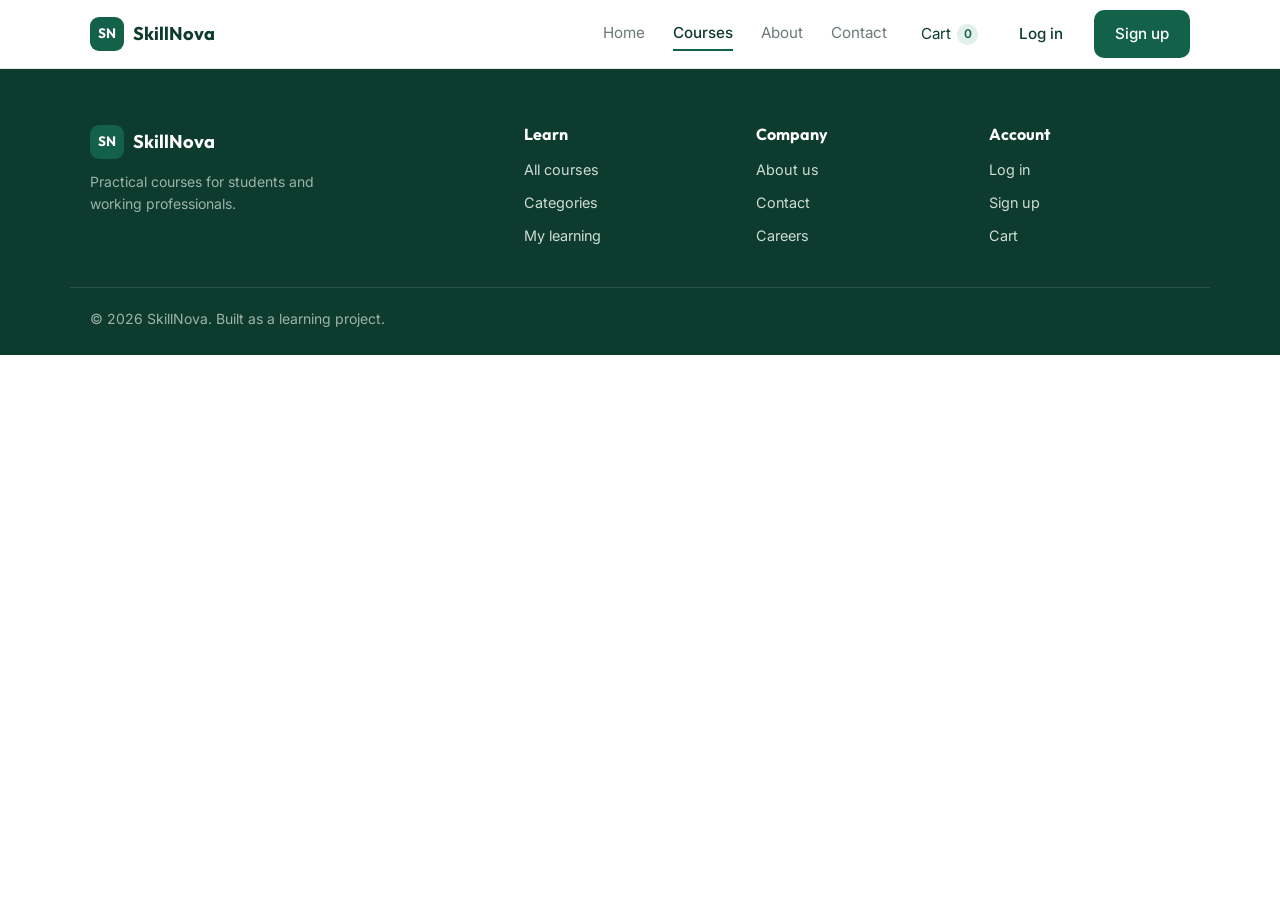
<file: course-details.html>
<!DOCTYPE html>
<html lang="en">
<head>
  <meta charset="UTF-8" />
  <meta name="viewport" content="width=device-width, initial-scale=1.0" />
  <title>Course details — SkillNova</title>

  <link rel="preconnect" href="https://fonts.googleapis.com" />
  <link rel="preconnect" href="https://fonts.gstatic.com" crossorigin />
  <link href="https://fonts.googleapis.com/css2?family=Inter:wght@400;500;600&family=Outfit:wght@500;600;700&display=swap" rel="stylesheet" />

  <link rel="stylesheet" href="style.css" />
</head>

<body data-page="details">

  <!-- ============================================================
       NAVBAR
  ============================================================= -->
  <header class="navbar">
    <div class="container navbar-inner">

      <a href="index.html" class="logo">
        <span class="logo-mark">SN</span>
        <span class="logo-text">SkillNova</span>
      </a>

      <nav class="nav-links" id="navLinks">
        <a href="index.html">Home</a>
        <a href="courses.html" class="active">Courses</a>
        <a href="about.html">About</a>
        <a href="contact.html">Contact</a>
      </nav>

      <div class="nav-actions">
        <a href="cart.html" class="cart-link">
          Cart
          <span class="cart-count" id="cartCount">0</span>
        </a>
        <a href="login.html" class="btn btn-ghost">Log in</a>
        <a href="register.html" class="btn btn-primary">Sign up</a>

        <button class="menu-toggle" id="menuToggle" aria-label="Open menu">
          <span></span><span></span><span></span>
        </button>
      </div>

    </div>
  </header>


  <!-- ============================================================
       SHOWN ONLY IF THE ?id= IN THE URL IS MISSING OR WRONG
  ============================================================= -->
  <section class="section" id="notFoundBlock" hidden>
    <div class="container">
      <div class="empty-state">
        <h3>We couldn't find that course</h3>
        <p class="muted">The link may be broken, or the course was removed.</p>
        <a href="courses.html" class="btn btn-primary">Back to all courses</a>
      </div>
    </div>
  </section>


  <!-- ============================================================
       EVERYTHING BELOW IS HIDDEN UNTIL JS LOADS THE COURSE
  ============================================================= -->
  <div id="courseWrapper" hidden>

    <!-- ---------- DARK COURSE HEADER ---------- -->
    <section class="course-hero">
      <div class="container course-hero-inner">

        <div class="course-hero-text">
          <p class="breadcrumb breadcrumb-light">
            <a href="index.html">Home</a>
            <span>/</span>
            <a href="courses.html">Courses</a>
            <span>/</span>
            <span id="crumbTitle">Course</span>
          </p>

          <p class="course-hero-category" id="detailCategory">Category</p>
          <h1 id="detailTitle">Course title</h1>
          <p class="course-hero-sub" id="detailTagline">Short course description goes here.</p>

          <div class="course-hero-meta">
            <span class="rating" id="detailRating">0.0 ★</span>
            <span id="detailReviewCount">0 reviews</span>
            <span id="detailStudents">0 learners</span>
            <span id="detailLevel">Level</span>
          </div>

          <p class="course-hero-author">
            Taught by <strong id="detailInstructor">Instructor name</strong>
          </p>
        </div>

        <!-- ---------- PURCHASE CARD ---------- -->
        <aside class="buy-card" id="buyCard">
          <div class="buy-thumb" id="detailThumb"></div>

          <div class="buy-body">
            <p class="buy-price" id="detailPrice">₹0</p>

            <button type="button" class="btn btn-primary btn-block" id="addToCartBtn">
              Add to cart
            </button>
            <button type="button" class="btn btn-outline btn-block" id="wishlistBtn">
              Save for later
            </button>

            <p class="buy-note muted small">One-time payment. Lifetime access.</p>

            <ul class="buy-facts">
              <li><span>Duration</span><strong id="detailDuration">0 hours</strong></li>
              <li><span>Lessons</span><strong id="detailLessons">0</strong></li>
              <li><span>Language</span><strong id="detailLanguage">English</strong></li>
              <li><span>Certificate</span><strong>Yes</strong></li>
            </ul>
          </div>
        </aside>

      </div>
    </section>


    <!-- ---------- MAIN CONTENT ---------- -->
    <main class="section">
      <div class="container detail-layout">

        <div class="detail-main">

          <!-- Tabs -->
          <div class="tabs" id="detailTabs">
            <button type="button" class="tab active" data-tab="overview">Overview</button>
            <button type="button" class="tab" data-tab="syllabus">Syllabus</button>
            <button type="button" class="tab" data-tab="instructor">Instructor</button>
            <button type="button" class="tab" data-tab="reviews">Reviews</button>
          </div>

          <!-- ----- TAB 1: OVERVIEW ----- -->
          <section class="tab-panel active" id="panel-overview">
            <h2 class="panel-title">About this course</h2>
            <p class="panel-text" id="detailDescription">Full description goes here.</p>

            <h2 class="panel-title">What you'll learn</h2>
            <!-- JS builds <li> items inside this list -->
            <ul class="tick-list tick-list-2col" id="learnList"></ul>

            <h2 class="panel-title">Requirements</h2>
            <ul class="bullet-list" id="requirementList"></ul>
          </section>

          <!-- ----- TAB 2: SYLLABUS (accordion) ----- -->
          <section class="tab-panel" id="panel-syllabus">
            <div class="panel-head">
              <h2 class="panel-title">Course syllabus</h2>
              <button type="button" class="link small" id="expandAllBtn">Expand all</button>
            </div>

            <!-- JS builds one .accordion-item per module inside this div -->
            <div class="accordion" id="syllabusAccordion"></div>
          </section>

          <!-- ----- TAB 3: INSTRUCTOR ----- -->
          <section class="tab-panel" id="panel-instructor">
            <h2 class="panel-title">Your instructor</h2>

            <div class="instructor-card">
              <div class="avatar" id="instructorAvatar">RM</div>
              <div class="instructor-info">
                <h3 id="instructorName">Instructor name</h3>
                <p class="muted small" id="instructorRole">Role and company</p>
                <div class="instructor-stats">
                  <span id="instructorRating">4.8 ★ rating</span>
                  <span id="instructorStudents">0 learners</span>
                  <span id="instructorCourses">0 courses</span>
                </div>
                <p class="panel-text" id="instructorBio">Short biography goes here.</p>
              </div>
            </div>
          </section>

          <!-- ----- TAB 4: REVIEWS ----- -->
          <section class="tab-panel" id="panel-reviews">
            <div class="panel-head">
              <h2 class="panel-title">Learner reviews</h2>
              <span class="rating" id="reviewsAverage">0.0 ★</span>
            </div>

            <!-- Form to add your own review -->
            <div class="review-form">
              <h3>Leave a review</h3>

              <div class="form-group">
                <span class="form-label">Your rating</span>
                <div class="star-picker" id="starPicker">
                  <button type="button" class="star" data-value="1">★</button>
                  <button type="button" class="star" data-value="2">★</button>
                  <button type="button" class="star" data-value="3">★</button>
                  <button type="button" class="star" data-value="4">★</button>
                  <button type="button" class="star" data-value="5">★</button>
                </div>
                <p class="form-error" id="ratingError"></p>
              </div>

              <div class="form-group">
                <label class="form-label" for="reviewText">Your review</label>
                <textarea id="reviewText" class="form-input form-textarea" rows="3"
                          placeholder="What did you think of this course?"></textarea>
                <p class="form-error" id="reviewTextError"></p>
              </div>

              <button type="button" class="btn btn-primary" id="submitReviewBtn">Post review</button>
            </div>

            <!-- JS builds one .review-item per review inside this div -->
            <div class="review-list" id="reviewList"></div>
          </section>

        </div>

        <!-- ---------- SIDEBAR: RELATED COURSES ---------- -->
        <aside class="detail-side">
          <h3 class="side-title">More in this category</h3>
          <!-- JS builds small course cards inside this div -->
          <div class="related-list" id="relatedList"></div>
        </aside>

      </div>
    </main>

  </div>


  <!-- ============================================================
       FOOTER
  ============================================================= -->
  <footer class="footer">
    <div class="container footer-inner">

      <div class="footer-brand">
        <a href="index.html" class="logo">
          <span class="logo-mark">SN</span>
          <span class="logo-text">SkillNova</span>
        </a>
        <p class="muted small">Practical courses for students and working professionals.</p>
      </div>

      <div class="footer-col">
        <h4>Learn</h4>
        <a href="courses.html">All courses</a>
        <a href="courses.html">Categories</a>
        <a href="my-courses.html">My learning</a>
      </div>

      <div class="footer-col">
        <h4>Company</h4>
        <a href="about.html">About us</a>
        <a href="contact.html">Contact</a>
        <a href="#">Careers</a>
      </div>

      <div class="footer-col">
        <h4>Account</h4>
        <a href="login.html">Log in</a>
        <a href="register.html">Sign up</a>
        <a href="cart.html">Cart</a>
      </div>

    </div>

    <div class="container footer-bottom">
      <p class="muted small">© <span id="year">2026</span> SkillNova. Built as a learning project.</p>
    </div>
  </footer>

  <script src="script.js"></script>
</body>
</html>
</file>
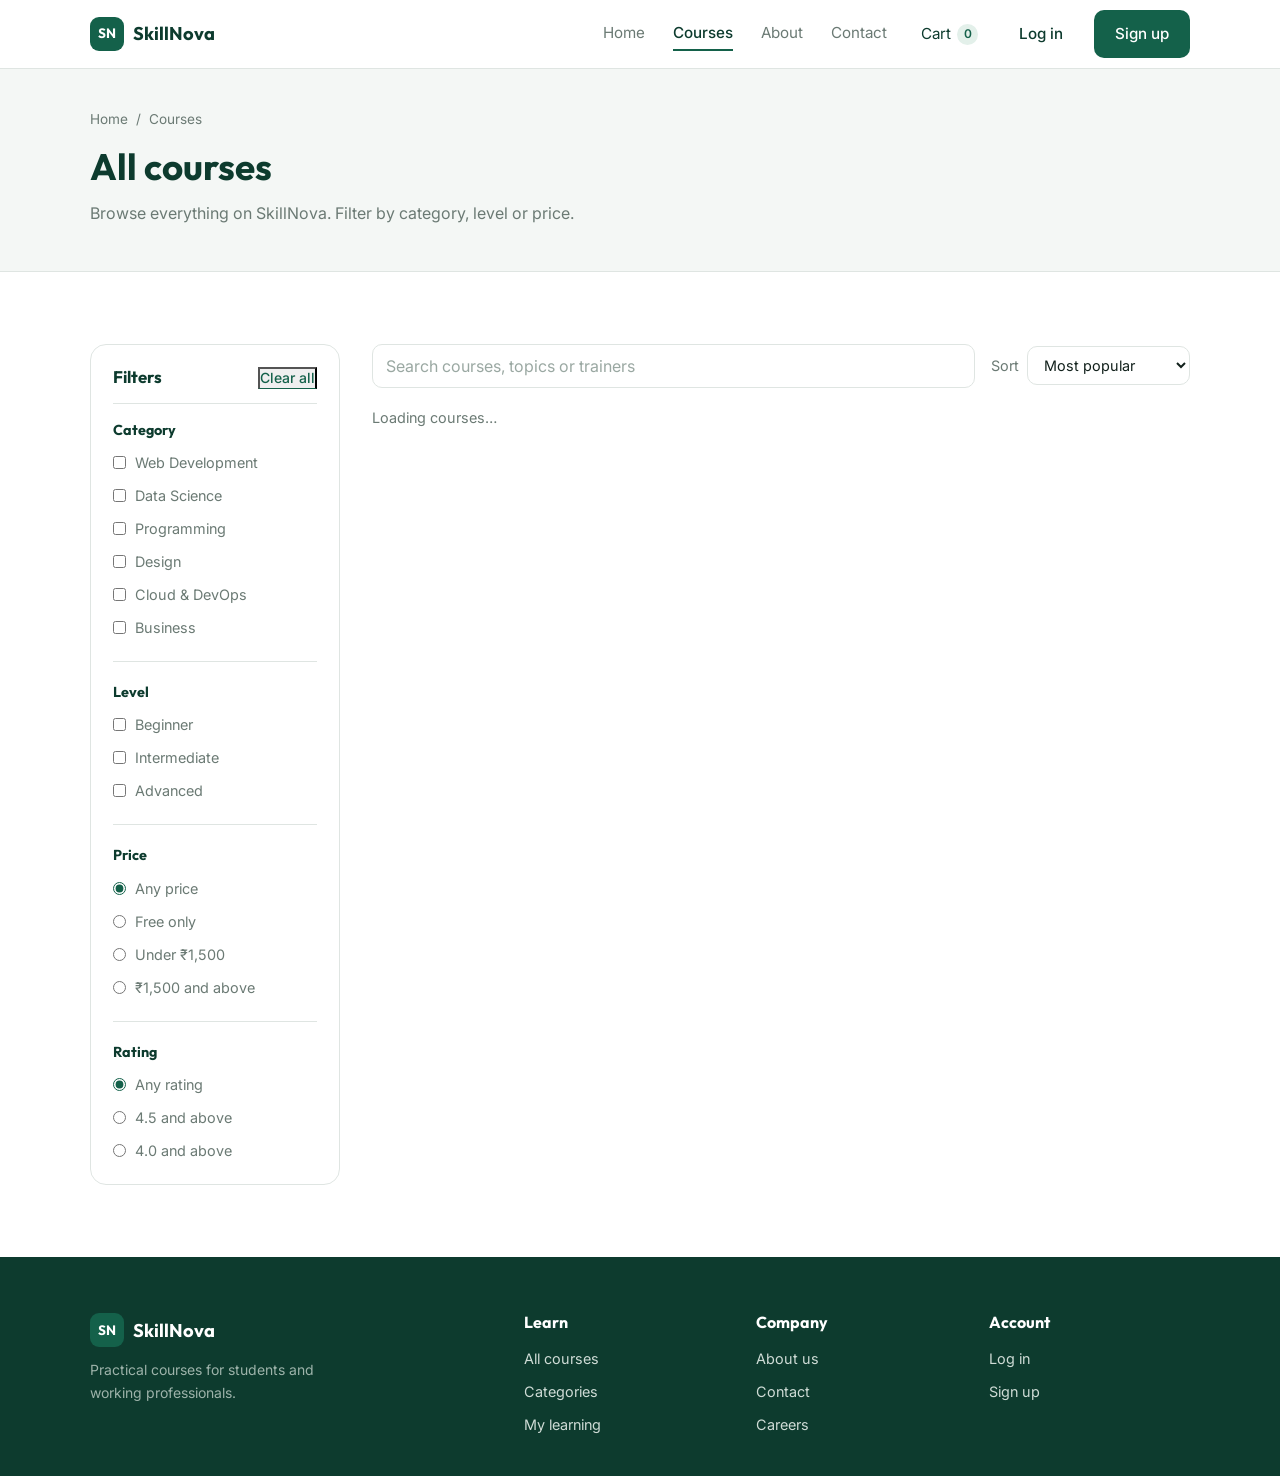
<file: courses.html>
<!DOCTYPE html>
<html lang="en">
<head>
  <meta charset="UTF-8" />
  <meta name="viewport" content="width=device-width, initial-scale=1.0" />
  <title>All courses — SkillNova</title>

  <link rel="preconnect" href="https://fonts.googleapis.com" />
  <link rel="preconnect" href="https://fonts.gstatic.com" crossorigin />
  <link href="https://fonts.googleapis.com/css2?family=Inter:wght@400;500;600&family=Outfit:wght@500;600;700&display=swap" rel="stylesheet" />

  <link rel="stylesheet" href="style.css" />
</head>

<body data-page="courses">

  <!-- ============================================================
       NAVBAR
  ============================================================= -->
  <header class="navbar">
    <div class="container navbar-inner">

      <a href="index.html" class="logo">
        <span class="logo-mark">SN</span>
        <span class="logo-text">SkillNova</span>
      </a>

      <nav class="nav-links" id="navLinks">
        <a href="index.html">Home</a>
        <a href="courses.html" class="active">Courses</a>
        <a href="about.html">About</a>
        <a href="contact.html">Contact</a>
      </nav>

      <div class="nav-actions">
        <a href="cart.html" class="cart-link">
          Cart
          <span class="cart-count" id="cartCount">0</span>
        </a>
        <a href="login.html" class="btn btn-ghost">Log in</a>
        <a href="register.html" class="btn btn-primary">Sign up</a>

        <button class="menu-toggle" id="menuToggle" aria-label="Open menu">
          <span></span><span></span><span></span>
        </button>
      </div>

    </div>
  </header>


  <!-- ============================================================
       PAGE HEADER
  ============================================================= -->
  <section class="page-header">
    <div class="container">
      <p class="breadcrumb">
        <a href="index.html">Home</a>
        <span>/</span>
        <span>Courses</span>
      </p>
      <h1>All courses</h1>
      <p class="page-sub">Browse everything on SkillNova. Filter by category, level or price.</p>
    </div>
  </section>


  <!-- ============================================================
       COURSES: FILTERS + RESULTS
  ============================================================= -->
  <main class="section">
    <div class="container courses-layout">

      <!-- ---------- LEFT: FILTER PANEL ---------- -->
      <aside class="filter-panel" id="filterPanel">

        <div class="filter-head">
          <h2 class="filter-heading">Filters</h2>
          <button type="button" class="link small" id="clearFiltersBtn">Clear all</button>
        </div>

        <!-- Category -->
        <div class="filter-group">
          <h3 class="filter-title">Category</h3>
          <div class="checkbox-list" id="categoryFilters">
            <label class="filter-check">
              <input type="checkbox" name="category" value="Web Development" />
              <span>Web Development</span>
            </label>
            <label class="filter-check">
              <input type="checkbox" name="category" value="Data Science" />
              <span>Data Science</span>
            </label>
            <label class="filter-check">
              <input type="checkbox" name="category" value="Programming" />
              <span>Programming</span>
            </label>
            <label class="filter-check">
              <input type="checkbox" name="category" value="Design" />
              <span>Design</span>
            </label>
            <label class="filter-check">
              <input type="checkbox" name="category" value="Cloud &amp; DevOps" />
              <span>Cloud &amp; DevOps</span>
            </label>
            <label class="filter-check">
              <input type="checkbox" name="category" value="Business" />
              <span>Business</span>
            </label>
          </div>
        </div>

        <!-- Level -->
        <div class="filter-group">
          <h3 class="filter-title">Level</h3>
          <div class="checkbox-list" id="levelFilters">
            <label class="filter-check">
              <input type="checkbox" name="level" value="Beginner" />
              <span>Beginner</span>
            </label>
            <label class="filter-check">
              <input type="checkbox" name="level" value="Intermediate" />
              <span>Intermediate</span>
            </label>
            <label class="filter-check">
              <input type="checkbox" name="level" value="Advanced" />
              <span>Advanced</span>
            </label>
          </div>
        </div>

        <!-- Price -->
        <div class="filter-group">
          <h3 class="filter-title">Price</h3>
          <div class="checkbox-list" id="priceFilters">
            <label class="filter-check">
              <input type="radio" name="price" value="all" checked />
              <span>Any price</span>
            </label>
            <label class="filter-check">
              <input type="radio" name="price" value="free" />
              <span>Free only</span>
            </label>
            <label class="filter-check">
              <input type="radio" name="price" value="under1500" />
              <span>Under ₹1,500</span>
            </label>
            <label class="filter-check">
              <input type="radio" name="price" value="1500plus" />
              <span>₹1,500 and above</span>
            </label>
          </div>
        </div>

        <!-- Rating -->
        <div class="filter-group">
          <h3 class="filter-title">Rating</h3>
          <div class="checkbox-list" id="ratingFilters">
            <label class="filter-check">
              <input type="radio" name="rating" value="0" checked />
              <span>Any rating</span>
            </label>
            <label class="filter-check">
              <input type="radio" name="rating" value="4.5" />
              <span>4.5 and above</span>
            </label>
            <label class="filter-check">
              <input type="radio" name="rating" value="4" />
              <span>4.0 and above</span>
            </label>
          </div>
        </div>

      </aside>

      <!-- ---------- RIGHT: TOOLBAR + RESULTS ---------- -->
      <div class="courses-main">

        <!-- Search, sort, and the mobile filter button -->
        <div class="toolbar">
          <div class="search-field">
            <input type="text" id="courseSearch" class="form-input"
                   placeholder="Search courses, topics or trainers" />
          </div>

          <div class="toolbar-right">
            <button type="button" class="btn btn-outline btn-sm filter-toggle" id="filterToggle">
              Filters
            </button>

            <label class="sort-field">
              <span class="sort-label">Sort</span>
              <select id="sortSelect" class="form-select">
                <option value="popular">Most popular</option>
                <option value="rating">Highest rated</option>
                <option value="price-low">Price: low to high</option>
                <option value="price-high">Price: high to low</option>
                <option value="newest">Newest first</option>
              </select>
            </label>
          </div>
        </div>

        <!-- JS writes something like "Showing 8 of 12 courses" here -->
        <p class="results-count" id="resultsCount">Loading courses…</p>

        <!-- JS builds one .course-card per course inside this div -->
        <div class="course-grid course-grid-3" id="courseGrid"></div>

        <!-- Shown by JS only when no course matches the filters -->
        <div class="empty-state" id="emptyState" hidden>
          <h3>No courses match these filters</h3>
          <p class="muted">Try removing a filter or searching for something broader.</p>
          <button type="button" class="btn btn-primary" id="emptyResetBtn">Clear filters</button>
        </div>

      </div>

    </div>
  </main>


  <!-- ============================================================
       FOOTER
  ============================================================= -->
  <footer class="footer">
    <div class="container footer-inner">

      <div class="footer-brand">
        <a href="index.html" class="logo">
          <span class="logo-mark">SN</span>
          <span class="logo-text">SkillNova</span>
        </a>
        <p class="muted small">Practical courses for students and working professionals.</p>
      </div>

      <div class="footer-col">
        <h4>Learn</h4>
        <a href="courses.html">All courses</a>
        <a href="courses.html">Categories</a>
        <a href="my-courses.html">My learning</a>
      </div>

      <div class="footer-col">
        <h4>Company</h4>
        <a href="about.html">About us</a>
        <a href="contact.html">Contact</a>
        <a href="#">Careers</a>
      </div>

      <div class="footer-col">
        <h4>Account</h4>
        <a href="login.html">Log in</a>
        <a href="register.html">Sign up</a>
</file>
<file: style.css>
/* ==========================================================================
   SkillNova — single stylesheet for the whole site

   1. RESET & VARIABLES
   2. BASE ELEMENTS
   3. REUSABLE PIECES (container, buttons, badges, progress)
   4. NAVBAR
   5. FOOTER
   6. HOME PAGE
   7. RESPONSIVE
   ========================================================================== */


/* ==========================================================================
   1. RESET & VARIABLES
   ========================================================================== */

   *,
   *::before,
   *::after {
     margin: 0;
     padding: 0;
     box-sizing: border-box;
   }
   
   :root {
     /* Colours */
     --green-900: #0d3b2e;   /* darkest — footer, nav text */
     --green-700: #14614a;   /* primary brand colour */
     --green-100: #e3f0ea;   /* light green tint */
     --gold:      #f0a202;   /* accent — used sparingly */
     --ink:       #12211c;   /* body text */
     --muted:     #6b7a74;   /* secondary text */
     --line:      #dfe5e2;   /* borders */
     --surface:   #f4f7f5;   /* alternating section background */
     --white:     #ffffff;
   
     /* Type */
     --font-head: "Outfit", sans-serif;
     --font-body: "Inter", sans-serif;
   
     /* Spacing & shape */
     --radius:    10px;
     --radius-lg: 16px;
     --shadow:    0 4px 16px rgba(13, 59, 46, 0.08);
   }
   
   
   /* ==========================================================================
      2. BASE ELEMENTS
      ========================================================================== */
   
   html {
     scroll-behavior: smooth;
   }
   
   body {
     font-family: var(--font-body);
     font-size: 16px;
     line-height: 1.6;
     color: var(--ink);
     background-color: var(--white);
   }
   
   h1, h2, h3, h4 {
     font-family: var(--font-head);
     line-height: 1.2;
     color: var(--green-900);
   }
   
   h1 { font-size: 2.75rem; }
   h2 { font-size: 2rem; }
   h3 { font-size: 1.125rem; }
   h4 { font-size: 1rem; }
   
   a {
     color: inherit;
     text-decoration: none;
   }
   
   img {
     max-width: 100%;
     display: block;
   }
   
   ul, ol {
     list-style: none;
   }
   
   button {
     font-family: inherit;
     cursor: pointer;
   }
   
   input {
     font-family: inherit;
     font-size: 1rem;
   }
   
   /* Keyboard users must always see where they are */
   a:focus-visible,
   button:focus-visible,
   input:focus-visible {
     outline: 2px solid var(--green-700);
     outline-offset: 2px;
   }
   
   
   /* ==========================================================================
      3. REUSABLE PIECES
      ========================================================================== */
   
   /* Centres content and keeps it off the screen edges */
   .container {
     width: 100%;
     max-width: 1140px;
     margin: 0 auto;
     padding: 0 20px;
   }
   
   .muted { color: var(--muted); }
   .small { font-size: 0.875rem; }
   
   .link {
     color: var(--green-700);
     font-weight: 500;
     border-bottom: 1px solid var(--green-700);
     padding-bottom: 2px;
   }
   
   /* ----- Buttons ----- */
   .btn {
     display: inline-block;
     padding: 11px 20px;
     border: 1px solid transparent;
     border-radius: var(--radius);
     font-size: 0.95rem;
     font-weight: 500;
     text-align: center;
     transition: background-color 0.15s ease, color 0.15s ease;
   }
   
   .btn-primary {
     background-color: var(--green-700);
     color: var(--white);
   }
   .btn-primary:hover {
     background-color: var(--green-900);
   }
   
   .btn-outline {
     border-color: var(--line);
     color: var(--green-900);
     background-color: var(--white);
   }
   .btn-outline:hover {
     border-color: var(--green-700);
     color: var(--green-700);
   }
   
   .btn-ghost {
     color: var(--green-900);
     background-color: transparent;
   }
   .btn-ghost:hover {
     background-color: var(--green-100);
   }
   
   .btn-accent {
     background-color: var(--gold);
     color: var(--green-900);
     font-weight: 600;
   }
   .btn-accent:hover {
     background-color: #d89100;
   }
   
   .btn-sm    { padding: 7px 14px; font-size: 0.85rem; }
   .btn-block { display: block; width: 100%; }
   
   /* ----- Badge ----- */
   .badge {
     display: inline-block;
     padding: 3px 10px;
     border-radius: 99px;
     background-color: var(--gold);
     color: var(--green-900);
     font-size: 0.75rem;
     font-weight: 600;
   }
   
   .badge-light {
     background-color: var(--white);
     color: var(--green-900);
   }
   
   /* ----- Progress bar (reused on my-courses.html later) ----- */
   .progress {
     height: 6px;
     border-radius: 99px;
     background-color: var(--line);
     overflow: hidden;
     margin: 14px 0 6px;
   }
   
   .progress-bar {
     height: 100%;
     background-color: var(--green-700);
   }
   
   /* ----- Section wrappers ----- */
   .section {
     padding: 72px 0;
   }
   
   .section-alt {
     background-color: var(--surface);
   }
   
   .section-head {
     display: flex;
     align-items: center;
     justify-content: space-between;
     gap: 16px;
     margin-bottom: 32px;
   }
   
   .section-title {
     margin-bottom: 32px;
   }
   
   
   /* ==========================================================================
      4. NAVBAR
      ========================================================================== */
   
   .navbar {
     position: sticky;
     top: 0;
     z-index: 50;
     background-color: var(--white);
     border-bottom: 1px solid var(--line);
   }
   
   .navbar-inner {
     display: flex;
     align-items: center;
     justify-content: space-between;
     gap: 24px;
     height: 68px;
   }
   
   .logo {
     display: flex;
     align-items: center;
     gap: 9px;
   }
   
   .logo-mark {
     display: grid;
     place-items: center;
     width: 34px;
     height: 34px;
     border-radius: 9px;
     background-color: var(--green-700);
     color: var(--white);
     font-family: var(--font-head);
     font-weight: 700;
     font-size: 0.85rem;
   }
   
   .logo-text {
     font-family: var(--font-head);
     font-weight: 700;
     font-size: 1.15rem;
     color: var(--green-900);
   }
   
   .nav-links {
     display: flex;
     gap: 28px;
     margin-left: auto;
   }
   
   .nav-links a {
     font-size: 0.95rem;
     color: var(--muted);
     padding: 4px 0;
   }
   
   .nav-links a:hover {
     color: var(--green-900);
   }
   
   /* Marks the page you are currently on */
   .nav-links a.active {
     color: var(--green-900);
     font-weight: 500;
     border-bottom: 2px solid var(--green-700);
   }
   
   .nav-actions {
     display: flex;
     align-items: center;
     gap: 10px;
   }
   
   .cart-link {
     display: flex;
     align-items: center;
     gap: 6px;
     font-size: 0.95rem;
     color: var(--green-900);
     padding: 8px 10px;
   }
   
   .cart-count {
     display: grid;
     place-items: center;
     min-width: 21px;
     height: 21px;
     padding: 0 6px;
     border-radius: 99px;
     background-color: var(--green-100);
     color: var(--green-700);
     font-size: 0.75rem;
     font-weight: 600;
   }
   
   /* Hamburger — hidden on desktop, shown in the responsive section */
   .menu-toggle {
     display: none;
     flex-direction: column;
     gap: 4px;
     padding: 8px;
     border: none;
     background: none;
   }
   
   .menu-toggle span {
     width: 20px;
     height: 2px;
     background-color: var(--green-900);
   }
   
   
   /* ==========================================================================
      5. FOOTER
      ========================================================================== */
   
   .footer {
     background-color: var(--green-900);
     color: #cfdcd6;
     padding-top: 56px;
   }
   
   .footer h4,
   .footer .logo-text {
     color: var(--white);
   }
   
   .footer .muted {
     color: #9db3aa;
   }
   
   .footer-inner {
     display: grid;
     grid-template-columns: 2fr 1fr 1fr 1fr;
     gap: 32px;
     padding-bottom: 40px;
   }
   
   .footer-brand p {
     margin-top: 12px;
     max-width: 260px;
   }
   
   .footer-col {
     display: flex;
     flex-direction: column;
     gap: 10px;
   }
   
   .footer-col h4 {
     margin-bottom: 4px;
   }
   
   .footer-col a {
     font-size: 0.9rem;
     color: #cfdcd6;
   }
   
   .footer-col a:hover {
     color: var(--white);
   }
   
   .footer-bottom {
     border-top: 1px solid rgba(255, 255, 255, 0.12);
     padding-top: 20px;
     padding-bottom: 24px;
   }
   
   
   /* ==========================================================================
      6. HOME PAGE
      ========================================================================== */
   
   /* ----- Hero ----- */
   .hero {
     background-color: var(--surface);
     padding: 80px 0;
     border-bottom: 1px solid var(--line);
   }
   
   .hero-inner {
     display: grid;
     grid-template-columns: 1.15fr 0.85fr;
     gap: 56px;
     align-items: center;
   }
   
   .hero-tagline {
     color: var(--green-700);
     font-weight: 500;
     font-size: 0.9rem;
     margin-bottom: 14px;
   }
   
   .hero-sub {
     color: var(--muted);
     font-size: 1.05rem;
     max-width: 46ch;
     margin-top: 16px;
   }
   
   .hero-search {
     display: flex;
     gap: 8px;
     margin-top: 28px;
     max-width: 480px;
   }
   
   .hero-search input {
     flex: 1;
     padding: 12px 14px;
     border: 1px solid var(--line);
     border-radius: var(--radius);
     background-color: var(--white);
   }
   
   .hero-search input::placeholder {
     color: var(--muted);
   }
   
   .hero-stats {
     display: flex;
     gap: 40px;
     margin-top: 36px;
   }
   
   .stat strong {
     display: block;
     font-family: var(--font-head);
     font-size: 1.6rem;
     color: var(--green-900);
   }
   
   .stat span {
     font-size: 0.875rem;
     color: var(--muted);
   }
   
   /* The live-class card sitting next to the headline */
   .hero-card {
     background-color: var(--white);
     border: 1px solid var(--line);
     border-radius: var(--radius-lg);
     box-shadow: var(--shadow);
     padding: 22px;
   }
   
   .hero-card-top {
     display: flex;
     align-items: center;
     justify-content: space-between;
     margin-bottom: 14px;
   }
   
   .hero-card-time {
     font-size: 0.85rem;
     color: var(--muted);
   }
   
   .hero-card h3 {
     margin-bottom: 4px;
   }
   
   .hero-card .btn {
     margin-top: 16px;
   }
   
   /* ----- Categories ----- */
   .category-grid {
     display: grid;
     grid-template-columns: repeat(3, 1fr);
     gap: 16px;
   }
   
   .category-card {
     padding: 22px;
     border: 1px solid var(--line);
     border-radius: var(--radius);
     background-color: var(--white);
     transition: border-color 0.15s ease;
   }
   
   .category-card:hover {
     border-color: var(--green-700);
   }
   
   .category-card p {
     margin-top: 4px;
     font-size: 0.875rem;
     color: var(--muted);
   }
   
   /* ----- Course cards (reused on courses.html later) ----- */
   .course-grid {
     display: grid;
     grid-template-columns: repeat(4, 1fr);
     gap: 20px;
   }
   
   .course-card {
     display: flex;
     flex-direction: column;
     background-color: var(--white);
     border: 1px solid var(--line);
     border-radius: var(--radius);
     overflow: hidden;
   }
   
   .course-thumb {
     position: relative;
     height: 130px;
     padding: 12px;
     background-color: var(--green-700);
   }
   
   /* Placeholder colours until you add real images */
   .thumb-1 { background-color: #14614a; }
   .thumb-2 { background-color: #1f4d63; }
   .thumb-3 { background-color: #5a4a7d; }
   .thumb-4 { background-color: #8a5a2b; }
   
   .course-body {
     display: flex;
     flex-direction: column;
     flex: 1;
     padding: 16px;
   }
   
   .course-category {
     font-size: 0.78rem;
     color: var(--green-700);
     font-weight: 500;
     margin-bottom: 6px;
   }
   
   .course-card h3 {
     font-size: 1rem;
     margin-bottom: 6px;
   }
   
   .course-meta {
     display: flex;
     align-items: center;
     gap: 12px;
     margin-top: 10px;
   }
   
   .rating {
     font-size: 0.85rem;
     font-weight: 600;
     color: var(--green-900);
   }
   
   .course-footer {
     display: flex;
     align-items: center;
     justify-content: space-between;
     margin-top: auto;
     padding-top: 16px;
   }
   
   .price {
     font-family: var(--font-head);
     font-size: 1.1rem;
     font-weight: 600;
     color: var(--green-900);
   }
   
   /* ----- How it works (a real sequence, so numbers are appropriate) ----- */
   .steps {
     display: grid;
     grid-template-columns: repeat(3, 1fr);
     gap: 28px;
   }
   
   .step {
     padding-top: 20px;
     border-top: 2px solid var(--green-100);
   }
   
   .step-number {
     display: grid;
     place-items: center;
     width: 30px;
     height: 30px;
     border-radius: 50%;
     background-color: var(--green-100);
     color: var(--green-700);
     font-family: var(--font-head);
     font-weight: 600;
     margin-bottom: 12px;
   }
   
   .step h3 {
     margin-bottom: 6px;
   }
   
   .step p {
     color: var(--muted);
     font-size: 0.95rem;
   }
   
   /* ----- Call to action band ----- */
   .cta-band {
     background-color: var(--green-900);
     color: var(--white);
     padding: 56px 0;
   }
   
   .cta-band h2 {
     color: var(--white);
   }
   
   .cta-band p {
     color: #9db3aa;
     margin-top: 8px;
   }
   
   .cta-inner {
     display: flex;
     align-items: center;
     justify-content: space-between;
     gap: 24px;
     flex-wrap: wrap;
   }
   
   
   /* ==========================================================================
      7. RESPONSIVE
      ========================================================================== */
   
   /* Tablet */
   @media (max-width: 900px) {
     h1 { font-size: 2.2rem; }
     h2 { font-size: 1.6rem; }
   
     .hero-inner {
       grid-template-columns: 1fr;
       gap: 36px;
     }
   
     .course-grid {
       grid-template-columns: repeat(2, 1fr);
     }
   
     .category-grid {
       grid-template-columns: repeat(2, 1fr);
     }
   
     .steps {
       grid-template-columns: 1fr;
       gap: 20px;
     }
   
     .footer-inner {
       grid-template-columns: 1fr 1fr;
     }
   }
   
   /* Mobile */
   @media (max-width: 640px) {
     .section { padding: 48px 0; }
     .hero    { padding: 48px 0; }
   
     .menu-toggle { display: flex; }
   
     /* Menu is hidden until JS adds the .open class */
     .nav-links {
       display: none;
       position: absolute;
       top: 68px;
       left: 0;
       right: 0;
       flex-direction: column;
       gap: 0;
       padding: 8px 20px 16px;
       background-color: var(--white);
       border-bottom: 1px solid var(--line);
     }
   
     .nav-links.open {
       display: flex;
     }
   
     .nav-links a {
       padding: 12px 0;
       border-bottom: 1px solid var(--line);
     }
   
     .nav-links a.active {
       border-bottom: 1px solid var(--line);
     }
   
     /* Save space: hide the text buttons, keep cart + hamburger */
     .nav-actions .btn {
       display: none;
     }
   
     .hero-search {
       flex-direction: column;
     }
   
     .hero-stats {
       gap: 24px;
     }
   
     .course-grid,
     .category-grid {
       grid-template-columns: 1fr;
     }
   
     .footer-inner {
       grid-template-columns: 1fr;
       gap: 24px;
     }
   }
   
   /* Respect the user's motion setting */
   @media (prefers-reduced-motion: reduce) {
     * {
       transition: none !important;
       scroll-behavior: auto;
     }
   }
   /* ==========================================================================
      7. FORMS  (shared by every page that has inputs)
      ========================================================================== */
   
   .form-group {
     margin-bottom: 18px;
   }
   
   /* Two fields side by side */
   .form-row {
     display: grid;
     grid-template-columns: 1fr 1fr;
     gap: 16px;
   }
   
   .form-label {
     display: block;
     margin-bottom: 6px;
     font-size: 0.9rem;
     font-weight: 500;
     color: var(--green-900);
   }
   
   /* A label with a link on the right, e.g. "Password ... Forgot?" */
   .label-row {
     display: flex;
     align-items: baseline;
     justify-content: space-between;
     gap: 12px;
   }
   
   .form-input {
     width: 100%;
     padding: 11px 13px;
     border: 1px solid var(--line);
     border-radius: var(--radius);
     background-color: var(--white);
     color: var(--ink);
   }
   
   .form-input::placeholder {
     color: #9aa8a2;
   }
   
   .form-input:focus {
     border-color: var(--green-700);
     outline: none;
     box-shadow: 0 0 0 3px var(--green-100);
   }
   
   .form-input[readonly] {
     background-color: var(--surface);
     color: var(--muted);
   }
   
   /* JS adds this class when a field fails validation */
   .form-input.invalid {
     border-color: var(--danger);
   }
   
   .form-input.invalid:focus {
     box-shadow: 0 0 0 3px var(--danger-soft);
   }
   
   .form-textarea {
     resize: vertical;
     min-height: 90px;
     line-height: 1.5;
   }
   
   /* Error text under a field — empty means invisible */
   .form-error {
     min-height: 18px;
     margin-top: 5px;
     font-size: 0.82rem;
     color: var(--danger);
   }
   
   .form-hint {
     margin-top: 5px;
   }
   
   /* ----- Dropdowns ----- */
   .form-select {
     padding: 9px 12px;
     border: 1px solid var(--line);
     border-radius: var(--radius);
     background-color: var(--white);
     font-family: inherit;
     font-size: 0.9rem;
     color: var(--ink);
     cursor: pointer;
   }
   
   .form-select-block {
     width: 100%;
     padding: 11px 13px;
     font-size: 1rem;
   }
   
   .form-select:focus {
     border-color: var(--green-700);
     outline: none;
     box-shadow: 0 0 0 3px var(--green-100);
   }
   
   /* ----- Show / hide password ----- */
   .input-with-button {
     position: relative;
   }
   
   .input-with-button .form-input {
     padding-right: 62px;
   }
   
   .reveal-btn {
     position: absolute;
     right: 8px;
     top: 50%;
     transform: translateY(-50%);
     padding: 5px 9px;
     border: none;
     border-radius: 6px;
     background-color: var(--green-100);
     color: var(--green-700);
     font-size: 0.78rem;
     font-weight: 600;
   }
   
   /* ----- Radio buttons shown as boxes ----- */
   .role-options {
     display: flex;
     gap: 10px;
   }
   
   .role-option {
     display: flex;
     align-items: center;
     gap: 8px;
     flex: 1;
     padding: 11px 14px;
     border: 1px solid var(--line);
     border-radius: var(--radius);
     cursor: pointer;
     font-size: 0.92rem;
   }
   
   .role-option input {
     accent-color: var(--green-700);
   }
   
   /* :has() lets the whole box react when the radio inside it is picked */
   .role-option:has(input:checked) {
     border-color: var(--green-700);
     background-color: var(--green-100);
   }
   
   /* ----- Checkbox with text beside it ----- */
   .checkbox-row {
     display: flex;
     align-items: flex-start;
     gap: 9px;
     font-size: 0.9rem;
     color: var(--muted);
     cursor: pointer;
   }
   
   .checkbox-row input {
     margin-top: 3px;
     accent-color: var(--green-700);
   }
   
   /* ----- A bordered box that groups one part of a form ----- */
   .form-card {
     background-color: var(--white);
     border: 1px solid var(--line);
     border-radius: var(--radius-lg);
     padding: 26px;
     margin-bottom: 20px;
   }
   
   .form-card-title {
     font-size: 1.15rem;
     margin-bottom: 18px;
   }
   
   /* Extra fields revealed by a checkbox */
   .reveal-block {
     margin-top: 18px;
     padding-top: 18px;
     border-top: 1px solid var(--line);
   }
   
   /* ----- Buttons at the end of a form ----- */
   .form-actions {
     display: flex;
     align-items: center;
     justify-content: space-between;
     gap: 12px;
     margin-top: 8px;
   }
   
   .form-actions-left {
     justify-content: flex-start;
   }
   
   /* ----- Message box above a form ----- */
   .alert {
     padding: 11px 14px;
     border-radius: var(--radius);
     margin-bottom: 18px;
     font-size: 0.9rem;
   }
   
   .alert-error {
     background-color: var(--danger-soft);
     color: var(--danger);
   }
   
   .alert-success {
     background-color: var(--success-soft);
     color: var(--success);
   }
   
   /* ----- Extra button styles ----- */
   .btn-danger {
     background-color: var(--danger);
     color: var(--white);
   }
   
   .btn-danger:hover {
     background-color: #8f1e18;
   }
   
   /* Outline button sitting on a dark background */
   .btn-on-dark {
     background-color: transparent;
     border-color: rgba(255, 255, 255, 0.4);
     color: var(--white);
   }
   
   .btn-on-dark:hover {
     background-color: rgba(255, 255, 255, 0.12);
     border-color: var(--white);
     color: var(--white);
   }
   
   .btn-block + .btn-block {
     margin-top: 10px;
   }
   
   
   /* ==========================================================================
      8. AUTH PAGES  (register.html, login.html)
      ========================================================================== */
   
   .auth {
     background-color: var(--surface);
     padding: 56px 0;
   }
   
   .auth-inner {
     display: grid;
     grid-template-columns: 1.1fr 0.9fr;
     gap: 40px;
     align-items: start;
   }
   
   /* Login has fewer fields, so its card is narrower */
   .auth-inner-narrow {
     grid-template-columns: 0.95fr 1.05fr;
   }
   
   .auth-card {
     background-color: var(--white);
     border: 1px solid var(--line);
     border-radius: var(--radius-lg);
     box-shadow: var(--shadow);
     padding: 36px;
   }
   
   .auth-title {
     font-size: 1.9rem;
     margin-bottom: 6px;
   }
   
   .auth-sub {
     color: var(--muted);
     margin-bottom: 26px;
   }
   
   .auth-switch {
     margin-top: 20px;
     text-align: center;
     font-size: 0.92rem;
     color: var(--muted);
   }
   
   /* A horizontal rule with the word "or" sitting in the middle */
   .auth-divider {
     display: flex;
     align-items: center;
     gap: 12px;
     margin: 20px 0;
     color: var(--muted);
     font-size: 0.85rem;
   }
   
   .auth-divider::before,
   .auth-divider::after {
     content: "";
     flex: 1;
     height: 1px;
     background-color: var(--line);
   }
   
   /* ----- Right-hand panel ----- */
   .auth-side {
     padding: 30px 4px;
   }
   
   .auth-side h2 {
     font-size: 1.4rem;
     margin-bottom: 18px;
   }
   
   .auth-quote {
     margin-top: 30px;
     padding: 18px 20px;
     border-left: 3px solid var(--gold);
     background-color: var(--white);
     border-radius: 0 var(--radius) var(--radius) 0;
   }
   
   .auth-quote p:first-child {
     font-family: var(--font-head);
     font-size: 1.02rem;
     color: var(--green-900);
     margin-bottom: 6px;
   }
   
   /* ----- Tick list, reused on several pages ----- */
   .tick-list {
     display: flex;
     flex-direction: column;
     gap: 12px;
   }
   
   .tick-list li {
     position: relative;
     padding-left: 28px;
     color: var(--muted);
     font-size: 0.95rem;
   }
   
   /* The tick is decoration, so it is drawn in CSS not written in HTML */
   .tick-list li::before {
     content: "✓";
     position: absolute;
     left: 0;
     top: 0;
     display: grid;
     place-items: center;
     width: 19px;
     height: 19px;
     border-radius: 50%;
     background-color: var(--green-100);
     color: var(--green-700);
     font-size: 0.7rem;
     font-weight: 700;
   }
   
   .tick-list-2col {
     display: grid;
     grid-template-columns: 1fr 1fr;
     gap: 12px 24px;
   }
   
   
   /* ==========================================================================
      9. SHARED PAGE PIECES
      (page header, breadcrumb, empty states, tabs, accordion, avatar)
      ========================================================================== */
   
   .page-header {
     background-color: var(--surface);
     border-bottom: 1px solid var(--line);
     padding: 40px 0 44px;
   }
   
   .page-header h1 {
     font-size: 2.3rem;
     max-width: 22ch;
   }
   
   .page-sub {
     color: var(--muted);
     margin-top: 12px;
     max-width: 60ch;
   }
   
   .page-sub-wide {
     max-width: 72ch;
     font-size: 1.05rem;
   }
   
   /* ----- Breadcrumb trail ----- */
   .breadcrumb {
     display: flex;
     flex-wrap: wrap;
     gap: 8px;
     font-size: 0.85rem;
     color: var(--muted);
     margin-bottom: 14px;
   }
   
   .breadcrumb a:hover {
     color: var(--green-700);
   }
   
   .breadcrumb-light {
     color: #9db3aa;
   }
   
   .breadcrumb-light a:hover {
     color: var(--white);
   }
   
   /* ----- "Nothing here" blocks ----- */
   .empty-state {
     text-align: center;
     padding: 40px 20px;
     border: 1px dashed var(--line);
     border-radius: var(--radius-lg);
     background-color: var(--white);
   }
   
   .empty-state h3 {
     font-size: 1.25rem;
     margin-bottom: 8px;
   }
   
   .empty-state p {
     max-width: 42ch;
     margin: 0 auto 18px;
   }
   
   .empty-state-lg {
     padding: 64px 24px;
   }
   
   .gate-actions {
     display: flex;
     justify-content: center;
     gap: 12px;
     flex-wrap: wrap;
   }
   
   /* ----- Tabs (course details, my courses) ----- */
   .tabs {
     display: flex;
     gap: 6px;
     flex-wrap: wrap;
     border-bottom: 1px solid var(--line);
     margin-bottom: 28px;
   }
   
   .tab {
     display: flex;
     align-items: center;
     gap: 7px;
     padding: 11px 16px;
     border: none;
     background: none;
     font-size: 0.95rem;
     color: var(--muted);
     border-bottom: 2px solid transparent;
     margin-bottom: -1px;
   }
   
   .tab:hover {
     color: var(--green-900);
   }
   
   .tab.active {
     color: var(--green-900);
     font-weight: 500;
     border-bottom-color: var(--green-700);
   }
   
   .tab-count {
     display: inline-grid;
     place-items: center;
     min-width: 21px;
     height: 21px;
     padding: 0 6px;
     border-radius: 99px;
     background-color: var(--surface);
     font-size: 0.75rem;
     font-weight: 600;
   }
   
   .tab.active .tab-count {
     background-color: var(--green-100);
     color: var(--green-700);
   }
   
   /* Panels are hidden until JS marks one active */
   .tab-panel {
     display: none;
   }
   
   .tab-panel.active {
     display: block;
   }
   
   /* ----- Panel headings inside tabs ----- */
   .panel-title {
     font-size: 1.25rem;
     margin-bottom: 14px;
   }
   
   .panel-title:not(:first-child) {
     margin-top: 32px;
   }
   
   .panel-text {
     color: var(--muted);
     margin-bottom: 14px;
     max-width: 68ch;
   }
   
   .panel-head {
     display: flex;
     align-items: center;
     justify-content: space-between;
     gap: 16px;
     margin-bottom: 14px;
   }
   
   .panel-head .panel-title {
     margin: 0;
   }
   
   .bullet-list {
     display: flex;
     flex-direction: column;
     gap: 9px;
   }
   
   .bullet-list li {
     position: relative;
     padding-left: 18px;
     color: var(--muted);
     font-size: 0.95rem;
   }
   
   .bullet-list li::before {
     content: "";
     position: absolute;
     left: 0;
     top: 10px;
     width: 6px;
     height: 6px;
     border-radius: 50%;
     background-color: var(--green-700);
   }
   
   /* ----- Accordion (syllabus + FAQ) ----- */
   .accordion {
     display: flex;
     flex-direction: column;
     gap: 10px;
   }
   
   .accordion-item {
     border: 1px solid var(--line);
     border-radius: var(--radius);
     background-color: var(--white);
     overflow: hidden;
   }
   
   .accordion-head {
     display: flex;
     align-items: center;
     justify-content: space-between;
     gap: 16px;
     width: 100%;
     padding: 15px 18px;
     border: none;
     background: none;
     text-align: left;
     font-family: var(--font-head);
     font-size: 1rem;
     font-weight: 600;
     color: var(--green-900);
   }
   
   .accordion-head:hover {
     background-color: var(--surface);
   }
   
   .accordion-icon {
     flex-shrink: 0;
     display: grid;
     place-items: center;
     width: 24px;
     height: 24px;
     border-radius: 50%;
     background-color: var(--green-100);
     color: var(--green-700);
     font-size: 1rem;
     line-height: 1;
   }
   
   /* Body is closed until JS adds .open to the item */
   .accordion-body {
     display: none;
     padding: 0 18px 18px;
     color: var(--muted);
     font-size: 0.95rem;
   }
   
   .accordion-item.open .accordion-body {
     display: block;
   }
   
   .accordion-item.open .accordion-icon {
     background-color: var(--green-700);
     color: var(--white);
   }
   
   /* ----- Round initials, used for people ----- */
   .avatar {
     display: grid;
     place-items: center;
     width: 46px;
     height: 46px;
     border-radius: 50%;
     background-color: var(--green-100);
     color: var(--green-700);
     font-family: var(--font-head);
     font-weight: 700;
     font-size: 1rem;
     flex-shrink: 0;
   }
   
   .avatar-lg {
     width: 68px;
     height: 68px;
     font-size: 1.4rem;
   }
   
   .side-title {
     font-size: 1.05rem;
     margin-bottom: 14px;
   }
   
   /* ----- Warning strip ----- */
   .notice-bar {
     padding: 12px 16px;
     border-radius: var(--radius);
     background-color: #fff6e0;
     border: 1px solid #f2d99a;
     color: #7a5200;
     font-size: 0.9rem;
     margin-bottom: 24px;
   }
   
   
   /* ==========================================================================
      10. COURSES PAGE  (courses.html)
      ========================================================================== */
   
   .courses-layout {
     display: grid;
     grid-template-columns: 250px 1fr;
     gap: 32px;
     align-items: start;
   }
   
   /* ----- Filter sidebar ----- */
   .filter-panel {
     position: sticky;
     top: 88px;
     padding: 22px;
     border: 1px solid var(--line);
     border-radius: var(--radius-lg);
     background-color: var(--white);
   }
   
   .filter-head {
     display: flex;
     align-items: center;
     justify-content: space-between;
     gap: 12px;
     padding-bottom: 14px;
     border-bottom: 1px solid var(--line);
     margin-bottom: 18px;
   }
   
   .filter-heading {
     font-size: 1.05rem;
   }
   
   .filter-group + .filter-group {
     margin-top: 22px;
     padding-top: 22px;
     border-top: 1px solid var(--line);
   }
   
   .filter-title {
     font-size: 0.9rem;
     margin-bottom: 12px;
   }
   
   .checkbox-list {
     display: flex;
     flex-direction: column;
     gap: 10px;
   }
   
   .filter-check {
     display: flex;
     align-items: center;
     gap: 9px;
     font-size: 0.9rem;
     color: var(--muted);
     cursor: pointer;
   }
   
   .filter-check input {
     accent-color: var(--green-700);
   }
   
   .filter-check:hover {
     color: var(--green-900);
   }
   
   /* ----- Search and sort bar ----- */
   .courses-main {
     min-width: 0;   /* stops long titles pushing the grid wider */
   }
   
   .toolbar {
     display: flex;
     align-items: center;
     gap: 16px;
     flex-wrap: wrap;
     margin-bottom: 18px;
   }
   
   .search-field {
     flex: 1;
     min-width: 220px;
   }
   
   .toolbar-right {
     display: flex;
     align-items: center;
     gap: 10px;
   }
   
   .sort-field {
     display: flex;
     align-items: center;
     gap: 8px;
   }
   
   .sort-label {
     font-size: 0.9rem;
     color: var(--muted);
   }
   
   /* The Filters button only appears on small screens */
   .filter-toggle {
     display: none;
   }
   
   .results-count {
     color: var(--muted);
     font-size: 0.9rem;
     margin-bottom: 20px;
   }
   
   /* Grid variants used on different pages */
   .course-grid-3 {
     grid-template-columns: repeat(3, 1fr);
   }
   
   .course-grid-4 {
     grid-template-columns: repeat(4, 1fr);
   }
   
   
   /* ==========================================================================
      11. COURSE DETAILS  (course-details.html)
      ========================================================================== */
   
   .course-hero {
     background-color: var(--green-900);
     color: #cfdcd6;
     padding: 44px 0 40px;
   }
   
   .course-hero h1 {
     color: var(--white);
     font-size: 2.2rem;
     max-width: 20ch;
   }
   
   .course-hero-inner {
     display: grid;
     grid-template-columns: 1fr 330px;
     gap: 40px;
     align-items: start;
   }
   
   .course-hero-category {
     color: var(--gold);
     font-size: 0.85rem;
     font-weight: 500;
     margin-bottom: 8px;
   }
   
   .course-hero-sub {
     margin-top: 14px;
     max-width: 56ch;
     color: #9db3aa;
   }
   
   .course-hero-meta {
     display: flex;
     flex-wrap: wrap;
     gap: 18px;
     margin-top: 18px;
     font-size: 0.9rem;
     color: #9db3aa;
   }
   
   .course-hero-meta .rating {
     color: var(--gold);
   }
   
   .course-hero-author {
     margin-top: 12px;
     font-size: 0.92rem;
   }
   
   .course-hero-author strong {
     color: var(--white);
   }
   
   /* ----- Purchase card ----- */
   .buy-card {
     background-color: var(--white);
     border-radius: var(--radius-lg);
     overflow: hidden;
     box-shadow: 0 8px 28px rgba(0, 0, 0, 0.22);
   }
   
   .buy-thumb {
     height: 160px;
     background-color: var(--green-700);
   }
   
   .buy-body {
     padding: 20px;
   }
   
   .buy-price {
     font-family: var(--font-head);
     font-size: 1.9rem;
     font-weight: 700;
     color: var(--green-900);
     margin-bottom: 16px;
   }
   
   .buy-note {
     text-align: center;
     margin-top: 12px;
   }
   
   .buy-facts {
     margin-top: 18px;
     padding-top: 16px;
     border-top: 1px solid var(--line);
     display: flex;
     flex-direction: column;
     gap: 10px;
   }
   
   .buy-facts li {
     display: flex;
     justify-content: space-between;
     gap: 12px;
     font-size: 0.88rem;
     color: var(--muted);
   }
   
   .buy-facts strong {
     color: var(--green-900);
     font-weight: 500;
   }
   
   /* ----- Two-column body ----- */
   .detail-layout {
     display: grid;
     grid-template-columns: 1fr 300px;
     gap: 40px;
     align-items: start;
   }
   
   .detail-main {
     min-width: 0;
   }
   
   .detail-side {
     position: sticky;
     top: 88px;
   }
   
   /* ----- Instructor ----- */
   .instructor-card {
     display: flex;
     gap: 18px;
     padding: 22px;
     border: 1px solid var(--line);
     border-radius: var(--radius-lg);
     background-color: var(--white);
   }
   
   .instructor-info h3 {
     margin-bottom: 2px;
   }
   
   .instructor-stats {
     display: flex;
     flex-wrap: wrap;
     gap: 16px;
     margin: 12px 0;
     font-size: 0.85rem;
     color: var(--muted);
   }
   
   /* ----- Reviews ----- */
   .review-form {
     padding: 22px;
     border: 1px solid var(--line);
     border-radius: var(--radius-lg);
     background-color: var(--surface);
     margin-bottom: 26px;
   }
   
   .review-form h3 {
     margin-bottom: 16px;
   }
   
   .star-picker {
     display: flex;
     gap: 4px;
   }
   
   .star {
     border: none;
     background: none;
     font-size: 1.5rem;
     line-height: 1;
     color: var(--line);
     padding: 2px;
     transition: color 0.1s ease;
   }
   
   /* JS adds .filled to the stars up to the one you clicked */
   .star.filled {
     color: var(--gold);
   }
   
   .review-list {
     display: flex;
     flex-direction: column;
     gap: 16px;
   }
   
   .review-item {
     padding: 18px;
     border: 1px solid var(--line);
     border-radius: var(--radius);
     background-color: var(--white);
   }
   
   .review-item-head {
     display: flex;
     align-items: center;
     gap: 12px;
     margin-bottom: 10px;
   }
   
   .review-item-name {
     font-weight: 500;
     color: var(--green-900);
   }
   
   .review-stars {
     color: var(--gold);
     font-size: 0.9rem;
   }
   
   /* ----- Related courses in the sidebar ----- */
   .related-list {
     display: flex;
     flex-direction: column;
     gap: 12px;
   }
   
   .related-item {
     display: flex;
     gap: 12px;
     padding: 12px;
     border: 1px solid var(--line);
     border-radius: var(--radius);
     background-color: var(--white);
     transition: border-color 0.15s ease;
   }
   
   .related-item:hover {
     border-color: var(--green-700);
   }
   
   .related-thumb {
     width: 56px;
     height: 56px;
     border-radius: 8px;
     background-color: var(--green-700);
     flex-shrink: 0;
   }
   
   .related-title {
     font-size: 0.92rem;
     font-weight: 500;
     color: var(--green-900);
     margin-bottom: 4px;
   }
   
   
   /* ==========================================================================
      12. CART, CHECKOUT, PAYMENT, SUCCESS
      ========================================================================== */
   
   /* Shared two-column layout: items on the left, summary on the right */
   .cart-layout {
     display: grid;
     grid-template-columns: 1fr 340px;
     gap: 32px;
     align-items: start;
   }
   
   .cart-main {
     min-width: 0;
   }
   
   .cart-toolbar {
     display: flex;
     align-items: center;
     justify-content: space-between;
     gap: 16px;
     padding-bottom: 12px;
     border-bottom: 1px solid var(--line);
     margin-bottom: 16px;
   }
   
   .cart-list {
     display: flex;
     flex-direction: column;
     gap: 14px;
     margin-bottom: 24px;
   }
   
   .cart-item {
     display: grid;
     grid-template-columns: 110px 1fr auto;
     gap: 16px;
     padding: 16px;
     border: 1px solid var(--line);
     border-radius: var(--radius);
     background-color: var(--white);
     align-items: center;
   }
   
   .cart-item-thumb {
     height: 74px;
     border-radius: 8px;
     background-color: var(--green-700);
   }
   
   .cart-item-title {
     font-size: 1rem;
     margin-bottom: 4px;
   }
   
   .cart-item-meta {
     display: flex;
     flex-wrap: wrap;
     gap: 12px;
     margin-top: 8px;
     font-size: 0.85rem;
     color: var(--muted);
   }
   
   .cart-item-side {
     text-align: right;
   }
   
   .cart-item-actions {
     display: flex;
     flex-direction: column;
     gap: 6px;
     margin-top: 10px;
     align-items: flex-end;
   }
   
   .remove-btn {
     border: none;
     background: none;
     font-size: 0.85rem;
     color: var(--danger);
     padding: 2px 0;
   }
   
   .remove-btn:hover {
     text-decoration: underline;
   }
   
   /* ----- Price summary card ----- */
   .summary-card {
     position: sticky;
     top: 88px;
     padding: 24px;
     border: 1px solid var(--line);
     border-radius: var(--radius-lg);
     background-color: var(--white);
     box-shadow: var(--shadow);
   }
   
   .summary-title {
     font-size: 1.15rem;
     padding-bottom: 14px;
     border-bottom: 1px solid var(--line);
     margin-bottom: 16px;
   }
   
   .summary-items {
     display: flex;
     flex-direction: column;
     gap: 10px;
     padding-bottom: 16px;
     border-bottom: 1px solid var(--line);
     margin-bottom: 16px;
   }
   
   .summary-item {
     display: flex;
     justify-content: space-between;
     gap: 12px;
     font-size: 0.88rem;
   }
   
   .summary-item span:first-child {
     color: var(--muted);
   }
   
   .summary-row {
     display: flex;
     justify-content: space-between;
     gap: 12px;
     margin-bottom: 10px;
     font-size: 0.92rem;
     color: var(--muted);
   }
   
   .summary-row-discount {
     color: var(--success);
   }
   
   .summary-total {
     padding-top: 14px;
     border-top: 1px solid var(--line);
     margin-top: 4px;
     margin-bottom: 18px;
     font-family: var(--font-head);
     font-size: 1.2rem;
     font-weight: 600;
     color: var(--green-900);
   }
   
   .summary-note {
     margin-top: 12px;
     text-align: center;
   }
   
   .summary-billing {
     margin: 16px 0;
     padding-top: 14px;
     border-top: 1px solid var(--line);
     font-size: 0.85rem;
     color: var(--muted);
   }
   
   /* ----- Coupon ----- */
   .coupon-box {
     padding: 16px 0;
     border-top: 1px solid var(--line);
     border-bottom: 1px solid var(--line);
     margin-bottom: 18px;
   }
   
   .coupon-row {
     display: flex;
     gap: 8px;
   }
   
   .coupon-row .form-input {
     flex: 1;
   }
   
   .coupon-success {
     font-size: 0.85rem;
     color: var(--success);
     margin-top: 6px;
   }
   
   /* ----- Three-step tracker ----- */
   .checkout-steps {
     display: flex;
     flex-wrap: wrap;
     gap: 10px;
     margin-top: 22px;
   }
   
   .checkout-step {
     display: flex;
     align-items: center;
     gap: 9px;
     padding: 8px 16px 8px 8px;
     border: 1px solid var(--line);
     border-radius: 99px;
     background-color: var(--white);
     font-size: 0.88rem;
     color: var(--muted);
   }
   
   .checkout-step-number {
     display: grid;
     place-items: center;
     width: 24px;
     height: 24px;
     border-radius: 50%;
     background-color: var(--surface);
     font-family: var(--font-head);
     font-weight: 600;
     font-size: 0.8rem;
   }
   
   .checkout-step.done {
     border-color: var(--green-100);
     color: var(--green-700);
   }
   
   .checkout-step.done .checkout-step-number {
     background-color: var(--green-100);
     color: var(--green-700);
   }
   
   .checkout-step.current {
     border-color: var(--green-700);
     background-color: var(--green-700);
     color: var(--white);
   }
   
   .checkout-step.current .checkout-step-number {
     background-color: rgba(255, 255, 255, 0.22);
     color: var(--white);
   }
   
   /* ----- Payment method picker ----- */
   .method-list {
     display: flex;
     gap: 10px;
     margin-bottom: 20px;
     flex-wrap: wrap;
   }
   
   .method-option {
     display: flex;
     align-items: center;
     gap: 10px;
     flex: 1;
     min-width: 170px;
     padding: 14px 16px;
     border: 1px solid var(--line);
     border-radius: var(--radius);
     background-color: var(--white);
     cursor: pointer;
   }
   
   .method-option input {
     accent-color: var(--green-700);
   }
   
   .method-option:has(input:checked) {
     border-color: var(--green-700);
     background-color: var(--green-100);
   }
   
   .method-info {
     display: flex;
     flex-direction: column;
   }
   
   .method-info strong {
     font-size: 0.95rem;
     color: var(--green-900);
   }
   
   /* Only the chosen method's panel is shown */
   .method-panel {
     display: none;
   }
   
   .method-panel.active {
     display: block;
   }
   
   /* ----- Processing overlay ----- */
   .overlay {
     position: fixed;
     inset: 0;
     z-index: 100;
     display: grid;
     place-items: center;
     padding: 20px;
     background-color: rgba(13, 59, 46, 0.55);
   }
   
   .overlay-box {
     text-align: center;
     padding: 36px 40px;
     border-radius: var(--radius-lg);
     background-color: var(--white);
     max-width: 340px;
   }
   
   .overlay-box h3 {
     margin-bottom: 6px;
   }
   
   .spinner {
     width: 38px;
     height: 38px;
     margin: 0 auto 18px;
     border: 3px solid var(--green-100);
     border-top-color: var(--green-700);
     border-radius: 50%;
     animation: spin 0.8s linear infinite;
   }
   
   @keyframes spin {
     to { transform: rotate(360deg); }
   }
   
   /* ----- Success page ----- */
   .success-banner {
     background-color: var(--green-900);
     color: #cfdcd6;
     padding: 56px 0;
     text-align: center;
   }
   
   .success-banner h1 {
     color: var(--white);
     font-size: 2.2rem;
   }
   
   .success-banner-inner {
     display: flex;
     flex-direction: column;
     align-items: center;
   }
   
   .success-tick {
     display: grid;
     place-items: center;
     width: 62px;
     height: 62px;
     border-radius: 50%;
     background-color: var(--gold);
     color: var(--green-900);
     font-size: 1.8rem;
     font-weight: 700;
     margin-bottom: 20px;
   }
   
   .success-sub {
     margin-top: 10px;
     color: #9db3aa;
     max-width: 46ch;
   }
   
   .success-sub strong {
     color: var(--white);
   }
   
   .success-actions {
     display: flex;
     gap: 12px;
     flex-wrap: wrap;
     justify-content: center;
     margin-top: 24px;
   }
   
   /* ----- Receipt ----- */
   .receipt-head {
     display: flex;
     align-items: flex-start;
     justify-content: space-between;
     gap: 16px;
     margin-bottom: 20px;
   }
   
   .receipt-head .form-card-title {
     margin-bottom: 2px;
   }
   
   .receipt-facts {
     display: grid;
     grid-template-columns: repeat(2, 1fr);
     gap: 14px 24px;
     padding: 18px;
     border-radius: var(--radius);
     background-color: var(--surface);
     margin-bottom: 24px;
   }
   
   .receipt-fact dt {
     font-size: 0.8rem;
     color: var(--muted);
     margin-bottom: 3px;
   }
   
   .receipt-fact dd {
     font-weight: 500;
     color: var(--green-900);
   }
   
   .receipt-subtitle {
     font-size: 1rem;
     margin-bottom: 12px;
   }
   
   .receipt-list {
     display: flex;
     flex-direction: column;
     gap: 10px;
     margin-bottom: 20px;
   }
   
   .receipt-item {
     display: flex;
     justify-content: space-between;
     gap: 16px;
     padding: 12px 0;
     border-bottom: 1px solid var(--line);
   }
   
   .receipt-item-title {
     font-size: 0.95rem;
     font-weight: 500;
     color: var(--green-900);
   }
   
   .receipt-totals {
     max-width: 320px;
     margin-left: auto;
   }
   
   /* Stacked version of the numbered steps */
   .steps-stacked {
     grid-template-columns: 1fr;
     gap: 18px;
   }
   
   .help-list {
     margin: 16px 0 20px;
   }
   
   
   /* ==========================================================================
      13. MY LEARNING  (my-courses.html)
      ========================================================================== */
   
   .stat-row {
     display: grid;
     grid-template-columns: repeat(4, 1fr);
     gap: 14px;
     margin-top: 26px;
   }
   
   .stat-box {
     padding: 16px 18px;
     border: 1px solid var(--line);
     border-radius: var(--radius);
     background-color: var(--white);
   }
   
   .stat-box strong {
     display: block;
     font-family: var(--font-head);
     font-size: 1.7rem;
     color: var(--green-900);
     line-height: 1.1;
   }
   
   .stat-box span {
     font-size: 0.85rem;
     color: var(--muted);
   }
   
   /* ----- Resume banner ----- */
   .continue-card {
     display: grid;
     grid-template-columns: 170px 1fr auto;
     gap: 22px;
     align-items: center;
     padding: 20px;
     border: 1px solid var(--line);
     border-radius: var(--radius-lg);
     background-color: var(--white);
     box-shadow: var(--shadow);
   }
   
   .continue-thumb {
     height: 104px;
     border-radius: var(--radius);
     background-color: var(--green-700);
   }
   
   .continue-body h3 {
     margin-bottom: 4px;
   }
   
   /* ----- Enrolled course cards ----- */
   .enrolled-grid {
     display: grid;
     grid-template-columns: repeat(3, 1fr);
     gap: 20px;
   }
   
   .enrolled-card {
     display: flex;
     flex-direction: column;
     border: 1px solid var(--line);
     border-radius: var(--radius);
     background-color: var(--white);
     overflow: hidden;
   }
   
   .enrolled-thumb {
     height: 120px;
     background-color: var(--green-700);
   }
   
   .enrolled-body {
     display: flex;
     flex-direction: column;
     flex: 1;
     padding: 16px;
   }
   
   .enrolled-body h3 {
     font-size: 1rem;
     margin-bottom: 4px;
   }
   
   .enrolled-footer {
     margin-top: auto;
     padding-top: 14px;
   }
   
   /* Small label showing course state */
   .status-tag {
     display: inline-block;
     padding: 3px 10px;
     border-radius: 99px;
     font-size: 0.75rem;
     font-weight: 600;
     background-color: var(--green-100);
     color: var(--green-700);
     margin-bottom: 8px;
   }
   
   .status-tag.completed {
     background-color: var(--success-soft);
     color: var(--success);
   }
   
   
   /* ==========================================================================
      14. PROFILE  (profile.html)
      ========================================================================== */
   
   .profile-layout {
     display: grid;
     grid-template-columns: 270px 1fr;
     gap: 32px;
     align-items: start;
   }
   
   .profile-side {
     position: sticky;
     top: 88px;
   }
   
   .profile-card {
     text-align: center;
     padding: 26px 22px;
     border: 1px solid var(--line);
     border-radius: var(--radius-lg);
     background-color: var(--white);
     margin-bottom: 16px;
   }
   
   .profile-card .avatar {
     margin: 0 auto 14px;
   }
   
   .profile-name {
     font-size: 1.15rem;
     margin-bottom: 2px;
   }
   
   .role-tag {
     display: inline-block;
     margin-top: 10px;
     padding: 3px 12px;
     border-radius: 99px;
     background-color: var(--green-100);
     color: var(--green-700);
     font-size: 0.78rem;
     font-weight: 600;
   }
   
   .profile-facts {
     display: flex;
     flex-direction: column;
     gap: 12px;
     margin-top: 20px;
     padding-top: 18px;
     border-top: 1px solid var(--line);
     text-align: left;
   }
   
   .profile-fact {
     display: flex;
     justify-content: space-between;
     gap: 12px;
     font-size: 0.85rem;
   }
   
   .profile-fact dt {
     color: var(--muted);
   }
   
   .profile-fact dd {
     font-weight: 500;
     color: var(--green-900);
   }
   
   /* ----- Side menu ----- */
   .profile-menu {
     display: flex;
     flex-direction: column;
     gap: 2px;
     margin-bottom: 16px;
   }
   
   .profile-menu-item {
     padding: 11px 14px;
     border: none;
     border-radius: var(--radius);
     background: none;
     text-align: left;
     font-size: 0.93rem;
     color: var(--muted);
   }
   
   .profile-menu-item:hover {
     background-color: var(--surface);
     color: var(--green-900);
   }
   
   .profile-menu-item.active {
     background-color: var(--green-100);
     color: var(--green-700);
     font-weight: 500;
   }
   
   .profile-menu-item.danger {
     color: var(--danger);
   }
   
   .profile-menu-item.danger:hover {
     background-color: var(--danger-soft);
     color: var(--danger);
   }
   
   /* Only one panel shows at a time */
   .profile-panel {
     display: none;
   }
   
   .profile-panel.active {
     display: block;
   }
   
   .danger-card {
     border-color: #f0c4c0;
   }
   
   /* ----- Order history rows ----- */
   .order-list {
     display: flex;
     flex-direction: column;
     gap: 12px;
   }
   
   .order-row {
     display: flex;
     align-items: center;
     justify-content: space-between;
     gap: 16px;
     flex-wrap: wrap;
     padding: 16px;
     border: 1px solid var(--line);
     border-radius: var(--radius);
   }
   
   .order-row-id {
     font-weight: 500;
     color: var(--green-900);
     margin-bottom: 3px;
   }
   
   /* ----- Preference toggles ----- */
   .toggle-list {
     display: flex;
     flex-direction: column;
     gap: 4px;
     margin-bottom: 20px;
   }
   
   .toggle-row {
     display: flex;
     align-items: center;
     justify-content: space-between;
     gap: 20px;
     padding: 14px 0;
     border-bottom: 1px solid var(--line);
     cursor: pointer;
   }
   
   .toggle-text {
     display: flex;
     flex-direction: column;
   }
   
   .toggle-text strong {
     font-size: 0.95rem;
     color: var(--green-900);
   }
   
   .toggle-row input {
     width: 18px;
     height: 18px;
     accent-color: var(--green-700);
     flex-shrink: 0;
   }
   
   
   /* ==========================================================================
      15. ABOUT PAGE  (about.html)
      ========================================================================== */
   
   .prose-layout {
     display: grid;
     grid-template-columns: 1fr 300px;
     gap: 44px;
     align-items: start;
   }
   
   .prose-main .panel-text {
     font-size: 1.02rem;
   }
   
   .prose-side {
     position: sticky;
     top: 88px;
   }
   
   .fact-card {
     padding: 24px;
     border: 1px solid var(--line);
     border-radius: var(--radius-lg);
     background-color: var(--surface);
   }
   
   .fact-list {
     display: flex;
     flex-direction: column;
     gap: 12px;
   }
   
   .fact-row {
     display: flex;
     justify-content: space-between;
     gap: 12px;
     padding-bottom: 12px;
     border-bottom: 1px solid var(--line);
     font-size: 0.9rem;
   }
   
   .fact-row:last-child {
     border-bottom: none;
     padding-bottom: 0;
   }
   
   .fact-row dt {
     color: var(--muted);
   }
   
   .fact-row dd {
     font-family: var(--font-head);
     font-weight: 600;
     color: var(--green-900);
   }
   
   /* ----- Team ----- */
   .team-grid {
     display: grid;
     grid-template-columns: repeat(4, 1fr);
     gap: 20px;
   }
   
   .team-card {
     padding: 24px 20px;
     border: 1px solid var(--line);
     border-radius: var(--radius-lg);
     background-color: var(--white);
     text-align: center;
   }
   
   .team-card .avatar {
     margin: 0 auto 14px;
   }
   
   .team-card h3 {
     margin-bottom: 2px;
   }
   
   .team-role {
     font-size: 0.85rem;
     color: var(--green-700);
     font-weight: 500;
     margin-bottom: 10px;
   }
   
   /* ----- Quotes ----- */
   .quote-grid {
     display: grid;
     grid-template-columns: repeat(3, 1fr);
     gap: 20px;
   }
   
   .quote-card {
     display: flex;
     flex-direction: column;
     padding: 24px;
     border-radius: var(--radius-lg);
     background-color: var(--white);
     border-top: 3px solid var(--gold);
   }
   
   .quote-card blockquote {
     font-family: var(--font-head);
     font-size: 1.02rem;
     line-height: 1.5;
     color: var(--green-900);
     margin-bottom: 16px;
     flex: 1;
   }
   
   .quote-card figcaption {
     display: flex;
     flex-direction: column;
     gap: 2px;
   }
   
   .quote-card figcaption strong {
     font-size: 0.92rem;
     color: var(--green-900);
   }
   
   
   /* ==========================================================================
      16. CONTACT PAGE  (contact.html)
      ========================================================================== */
   
   .contact-layout {
     display: grid;
     grid-template-columns: 1fr 330px;
     gap: 32px;
     align-items: start;
   }
   
   .contact-main {
     min-width: 0;
   }
   
   .contact-main .form-card {
     margin-bottom: 0;
   }
   
   .contact-card {
     padding: 22px;
     border: 1px solid var(--line);
     border-radius: var(--radius-lg);
     background-color: var(--white);
     margin-bottom: 16px;
   }
   
   .contact-list {
     display: flex;
     flex-direction: column;
     gap: 16px;
   }
   
   .contact-item {
     display: flex;
     flex-direction: column;
     gap: 3px;
     font-size: 0.92rem;
   }
   
   .contact-label {
     font-size: 0.78rem;
     color: var(--muted);
   }
   
   .contact-item a {
     color: var(--green-700);
     font-weight: 500;
   }
   
   .contact-item a:hover {
     text-decoration: underline;
   }
   
   .contact-address {
     font-style: normal;
     color: var(--ink);
     line-height: 1.5;
   }
   
   /* ----- Map ----- */
   .map-embed {
     border-radius: var(--radius-lg);
     overflow: hidden;
     border: 1px solid var(--line);
     line-height: 0;
   }
   
   .map-embed iframe {
     width: 100%;
     height: 220px;
     border: 0;
   }
   
   /* FAQ sits in a narrower column so lines stay readable */
   .faq-container {
     max-width: 760px;
   }
   
   
   /* ==========================================================================
      17. NOT FOUND  (404.html)
      ========================================================================== */
   
   .notfound {
     padding: 80px 0;
     background-color: var(--surface);
   }
   
   .notfound-inner {
     max-width: 560px;
     text-align: center;
   }
   
   .container.notfound-inner {
     margin: 0 auto;
   }
   
   .notfound-code {
     font-family: var(--font-head);
     font-size: 5rem;
     font-weight: 700;
     line-height: 1;
     color: var(--green-100);
     margin-bottom: 8px;
   }
   
   .notfound-sub {
     color: var(--muted);
     margin-top: 12px;
   }
   
   /* Centres the search box inherited from the home page */
   .notfound-search {
     margin: 28px auto 0;
   }
   
   .notfound-actions {
     display: flex;
     gap: 12px;
     justify-content: center;
     flex-wrap: wrap;
     margin-top: 24px;
   }
   
   .notfound-links {
     margin-top: 44px;
     padding-top: 28px;
     border-top: 1px solid var(--line);
   }
   
   .link-list {
     display: flex;
     flex-wrap: wrap;
     justify-content: center;
     gap: 10px 24px;
   }
   
   .link-list a {
     color: var(--green-700);
     font-size: 0.95rem;
   }
   
   .link-list a:hover {
     text-decoration: underline;
   }
   
   
   /* ==========================================================================
      18. RESPONSIVE
      ========================================================================== */
   
   /* ----- Tablet ----- */
   @media (max-width: 900px) {
     h1 { font-size: 2.2rem; }
     h2 { font-size: 1.6rem; }
   
     .page-header h1 { font-size: 1.9rem; }
   
     /* Home */
     .hero-inner {
       grid-template-columns: 1fr;
       gap: 36px;
     }
   
     .course-grid,
     .course-grid-3,
     .course-grid-4 {
       grid-template-columns: repeat(2, 1fr);
     }
   
     .category-grid {
       grid-template-columns: repeat(2, 1fr);
     }
   
     .steps {
       grid-template-columns: 1fr;
       gap: 20px;
     }
   
     .footer-inner {
       grid-template-columns: 1fr 1fr;
     }
   
     /* Auth */
     .auth-inner,
     .auth-inner-narrow {
       grid-template-columns: 1fr;
     }
   
     .auth-side {
       order: -1;
       padding: 0;
     }
   
     /* Courses: filters become a drawer opened by the Filters button */
     .courses-layout {
       grid-template-columns: 1fr;
     }
   
     .filter-toggle {
       display: inline-block;
     }
   
     .filter-panel {
       display: none;
       position: static;
     }
   
     .filter-panel.open {
       display: block;
       margin-bottom: 20px;
     }
   
     /* Course details */
     .course-hero-inner,
     .detail-layout,
     .prose-layout,
     .contact-layout,
     .cart-layout,
     .profile-layout {
       grid-template-columns: 1fr;
     }
   
     .detail-side,
     .prose-side,
     .profile-side,
     .summary-card,
     .filter-panel {
       position: static;
     }
   
     .buy-card {
       max-width: 420px;
     }
   
     /* Dashboards */
     .stat-row {
       grid-template-columns: repeat(2, 1fr);
     }
   
     .enrolled-grid,
     .team-grid,
     .quote-grid {
       grid-template-columns: repeat(2, 1fr);
     }
   
     .continue-card {
       grid-template-columns: 140px 1fr;
     }
   
     .continue-action {
       grid-column: 1 / -1;
     }
   
     .profile-menu {
       flex-direction: row;
       flex-wrap: wrap;
     }
   }
   
   /* ----- Mobile ----- */
   @media (max-width: 640px) {
     .section { padding: 48px 0; }
     .hero    { padding: 48px 0; }
     .notfound { padding: 56px 0; }
   
     .menu-toggle { display: flex; }
   
     /* Menu is hidden until JS adds the .open class */
     .nav-links {
       display: none;
       position: absolute;
       top: 68px;
       left: 0;
       right: 0;
       flex-direction: column;
       gap: 0;
       padding: 8px 20px 16px;
       background-color: var(--white);
       border-bottom: 1px solid var(--line);
     }
   
     .nav-links.open {
       display: flex;
     }
   
     .nav-links a {
       padding: 12px 0;
       border-bottom: 1px solid var(--line);
     }
   
     .nav-links a.active {
       border-bottom: 1px solid var(--line);
     }
   
     /* Save space: hide the text buttons, keep cart + hamburger */
     .nav-actions .btn {
       display: none;
     }
   
     .hero-search {
       flex-direction: column;
     }
   
     .hero-stats {
       gap: 24px;
     }
   
     .course-grid,
     .course-grid-3,
     .course-grid-4,
     .category-grid,
     .enrolled-grid,
     .team-grid,
     .quote-grid {
       grid-template-columns: 1fr;
     }
   
     .footer-inner {
       grid-template-columns: 1fr;
       gap: 24px;
     }
   
     /* Forms stack */
     .form-row {
       grid-template-columns: 1fr;
       gap: 0;
     }
   
     .auth-card,
     .form-card {
       padding: 22px 18px;
     }
   
     .form-actions {
       flex-direction: column-reverse;
       align-items: stretch;
     }
   
     .form-actions .btn {
       width: 100%;
     }
   
     /* Cart items stack */
     .cart-item {
       grid-template-columns: 1fr;
     }
   
     .cart-item-thumb {
       height: 130px;
     }
   
     .cart-item-side,
     .cart-item-actions {
       text-align: left;
       align-items: flex-start;
     }
   
     /* Details page */
     .course-hero h1 { font-size: 1.7rem; }
   
     .tick-list-2col {
       grid-template-columns: 1fr;
     }
   
     .tabs {
       gap: 0;
       overflow-x: auto;
       flex-wrap: nowrap;
     }
   
     .tab {
       white-space: nowrap;
       padding: 11px 12px;
     }
   
     /* Payment */
     .method-list {
       flex-direction: column;
     }
   
     .receipt-facts {
       grid-template-columns: 1fr;
     }
   
     .receipt-totals {
       max-width: none;
     }
   
     /* Dashboards */
     .stat-row {
       grid-template-columns: 1fr 1fr;
     }
   
     .continue-card {
       grid-template-columns: 1fr;
     }
   
     .continue-thumb {
       height: 130px;
     }
   
     .toolbar {
       flex-direction: column;
       align-items: stretch;
     }
   
     .toolbar-right {
       justify-content: space-between;
     }
   
     .notfound-code {
       font-size: 3.6rem;
     }
   }
   
   /* Respect the user's motion setting */
   @media (prefers-reduced-motion: reduce) {
     * {
       transition: none !important;
       animation: none !important;
       scroll-behavior: auto;
     }
   }
   
   
   /* ==========================================================================
      19. PRINT  (used by the Print button on success.html)
      ========================================================================== */
   
   @media print {
     .navbar,
     .footer,
     .success-banner,
     .summary-card,
     .btn,
     .breadcrumb {
       display: none !important;
     }
   
     body {
       background: #fff;
       color: #000;
     }
   
     .section {
       padding: 0;
     }
   
     .cart-layout {
       grid-template-columns: 1fr;
     }
   
     .form-card {
       border: none;
       padding: 0;
     }
   }
</file>
